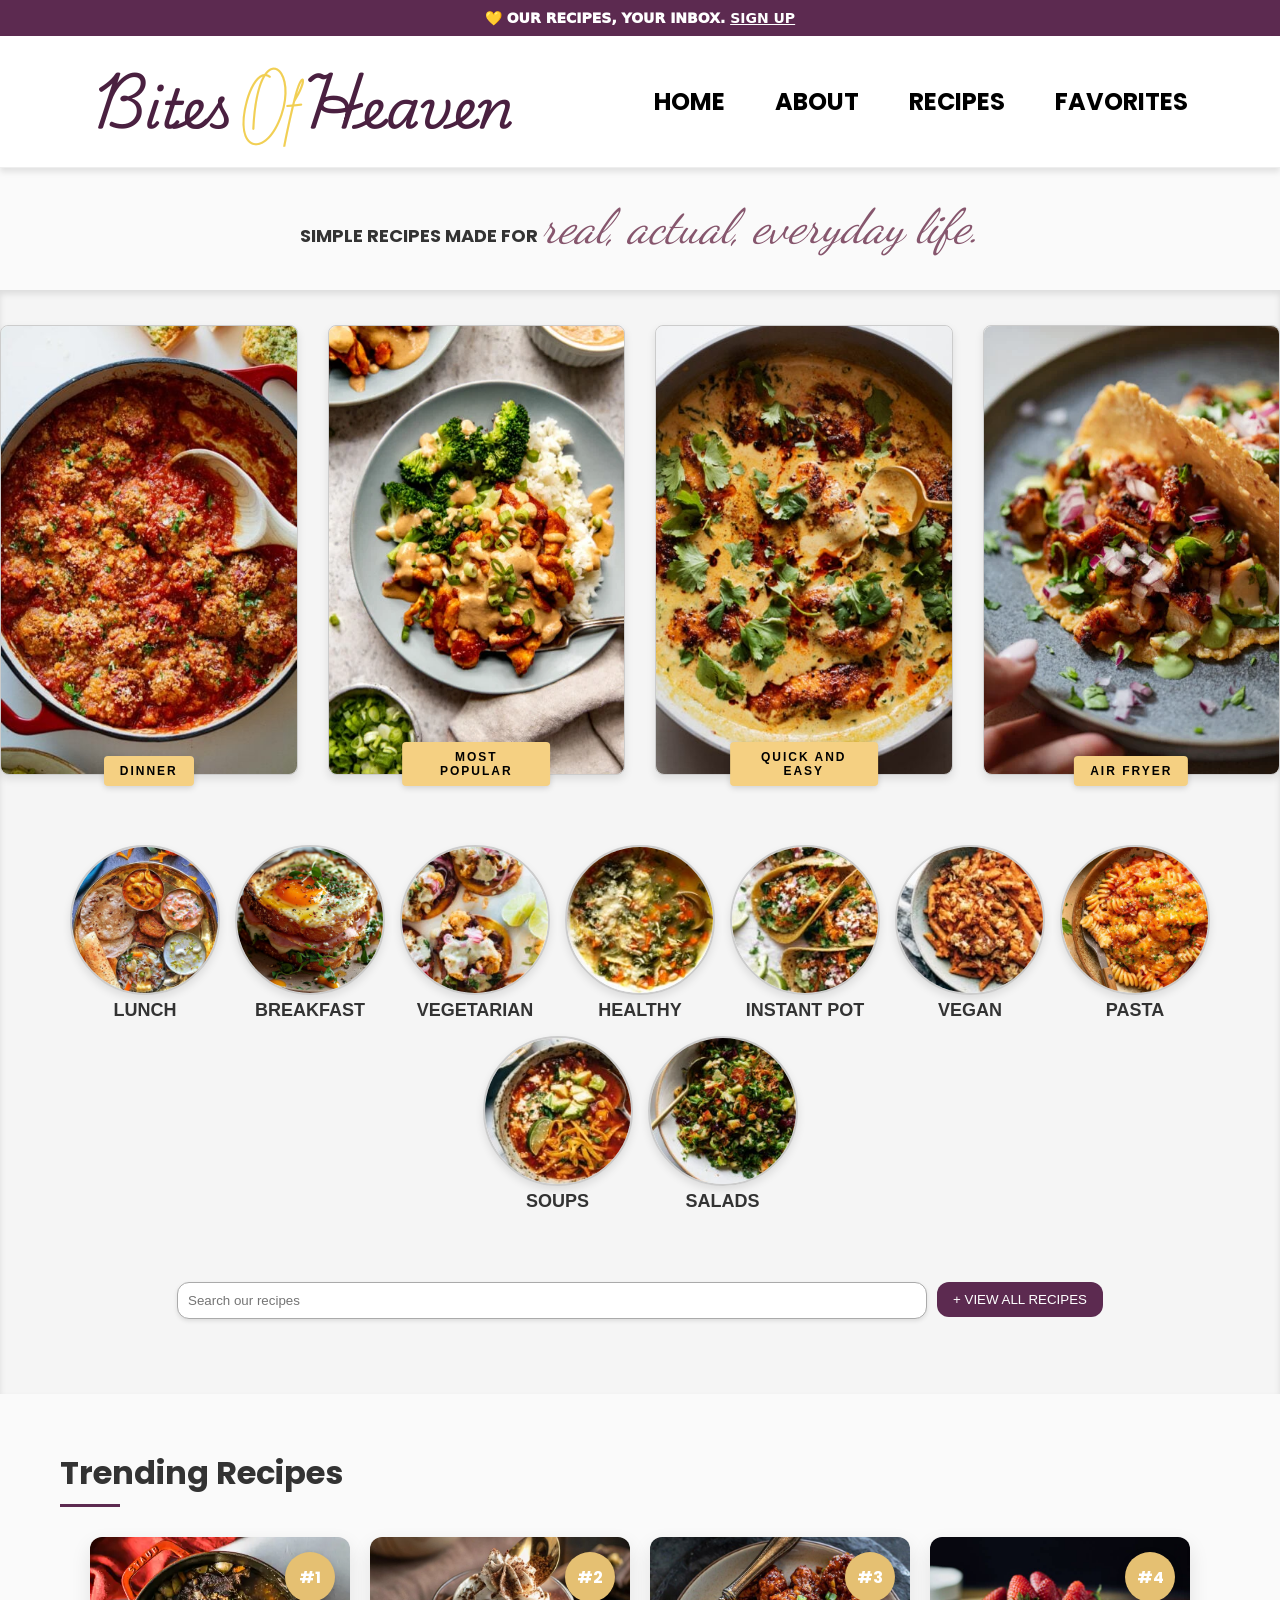
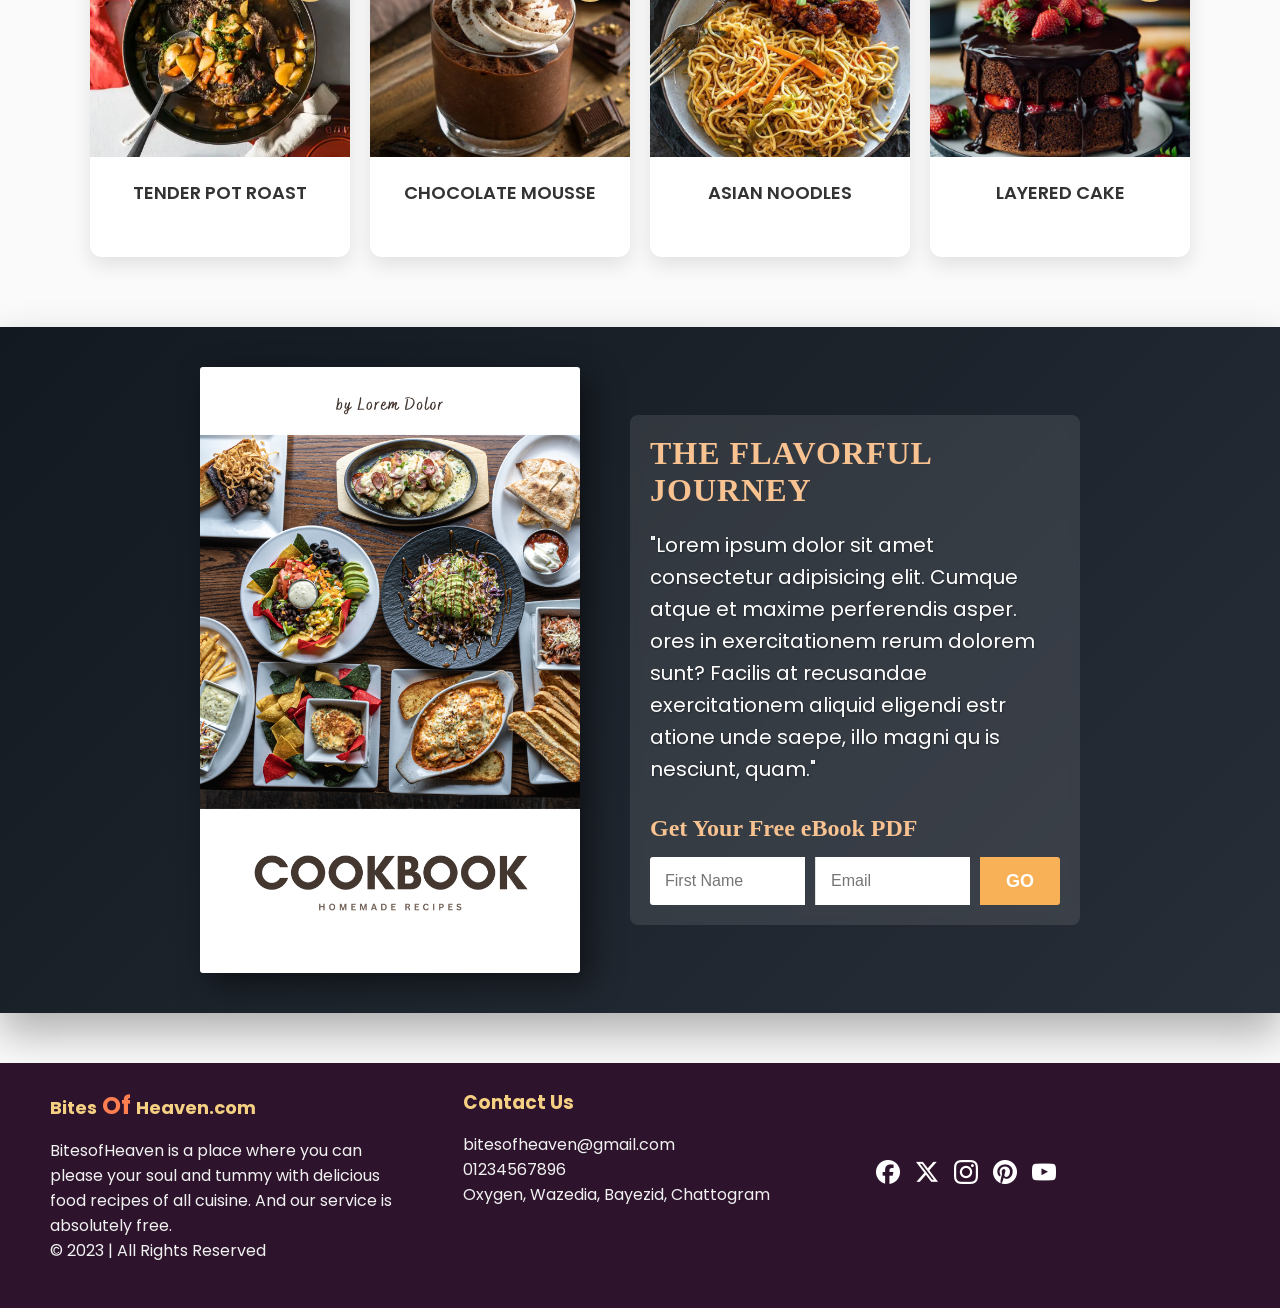
<file: index.html>
<!DOCTYPE html>
<html lang="en">

<head>
    <meta charset="UTF-8">
    <title>Bites of Heaven</title>
    <link rel="icon" href="./Images/icon.png" type="image/png">
    <!-- Google Fonts -->
    <link rel="stylesheet" href="//fonts.googleapis.com/css?family=Dancing+Script">
    <link href="https://fonts.googleapis.com/css2?family=Poppins&display=swap" rel="stylesheet">
    <!-- External CSS -->
    <link rel="stylesheet" href="index.css">
</head>

<body>
    <!-- Header Section -->
    <header>
        <div class="top-bar">
            💛 OUR RECIPES, YOUR INBOX. <a href="#">SIGN UP</a>
        </div>

        <!-- SignUp -->
        <div id="signupModal" class="modal">
            <div class="modal-content">
                <span class="close">&times;</span>
                <div class="decoration"></div>
                <div class="decoration-2"></div>
                <h2>Join Us Today</h2>
                <form id="signupForm">
                    <input type="text" placeholder="Your Name" required>
                    <input type="email" placeholder="Email Address" required>
                    <button type="submit">Sign Up</button>
                </form>
                <div class="success-message" id="successMessage">
                    Thank you for signing up!
                </div>
            </div>
        </div>

        <nav class="navbar">
            <img src="./Images/LOGO.png" alt="logo">
            <ul>
                <li><a href="index.html">HOME</a></li>
                <li><a href="#footer">ABOUT</a></li>
                <li><a href="recipe.html">RECIPES</a></li>
                <li><a href="favourite.html">FAVORITES</a></li>
            </ul>
        </nav>
    </header>

    <!-- Intro Section -->
    <section class="intro">
        <p class="intro1">
            <strong>SIMPLE RECIPES MADE FOR </strong>
            <em>real, actual, everyday life.</em>
        </p>
    </section>

    <!-- Main Content Block -->
    <div class="block">
        <!-- Categories Section -->
        <section class="catagories">
            <!-- Card 1 -->
            <div class="card">
                <img src="./Images/dinner.jpg" alt="Dinner">
                <div class="overlay"></div>
                <button class="label">DINNER</button>
            </div>
            <!-- Card 2 -->
            <div class="card">
                <img src="./Images/mostpopular.webp" alt="Most Popular">
                <div class="overlay"></div>
                <button class="label">MOST POPULAR</button>
            </div>
            <!-- Card 3 -->
            <div class="card">
                <img src="./Images/quickandeasy.jpg" alt="Quick and Easy">
                <div class="overlay"></div>
                <button class="label">QUICK AND EASY</button>
            </div>
            <!-- Card 4 -->
            <div class="card">
                <img src="./Images/airfriyer.webp" alt="Air Fryer">
                <div class="overlay"></div>
                <button class="label">AIR FRYER</button>
            </div>
        </section>

        <!-- Filters Section -->
        <section class="filters">
            <!-- Circle Cards -->
            <div class="circle-card" data-category="lunch">
                <div class="circle">
                    <img src="./Images/./circle/lunch.jpg" alt="Lunch">
                </div>
                <div class="circle-overlay"></div>
                <span>LUNCH</span>
            </div>

            <div class="circle-card" data-category="breakfast">
                <div class="circle">
                    <img src="./Images/./circle/breakfast.jpg" alt="Breakfast">
                </div>
                <div class="circle-overlay"></div>
                <span>BREAKFAST</span>
            </div>
            <div class="circle-card" data-category="vegeterian">
                <div class="circle">
                    <img src="./Images/./circle/vegeterian.webp" alt="Vegetarian">
                </div>
                <div class="circle-overlay"></div>
                <span>VEGETARIAN</span>
            </div>
            <div class="circle-card" data-category="healthy">
                <div class="circle">
                    <img src="./Images/./circle/healthy.jpg" alt="Healthy">
                </div>
                <div class="circle-overlay"></div>
                <span>HEALTHY</span>
            </div>
            <div class="circle-card" data-category="instant-pot">
                <div class="circle">
                    <img src="./Images/./circle/instantpot.jpg" alt="Instant Pot">
                </div>
                <div class="circle-overlay"></div>
                <span>INSTANT POT</span>
            </div>
            <div class="circle-card" data-category="vegan">
                <div class="circle">
                    <img src="./Images/./circle/vegan.jpg" alt="Vegan">
                </div>
                <div class="circle-overlay"></div>
                <span>VEGAN</span>
            </div>
            <div class="circle-card" data-category="pasta">
                <div class="circle">
                    <img src="./Images/./circle/pasta.jpg" alt="Pasta">
                </div>
                <div class="circle-overlay"></div>
                <span>PASTA</span>
            </div>
            <div class="circle-card" data-category="soups">
                <div class="circle">
                    <img src="./Images/./circle/soups.jpg" alt="Soups">
                </div>
                <div class="circle-overlay"></div>
                <span>SOUPS</span>
            </div>
            <div class="circle-card" data-category="salad">
                <div class="circle">
                    <img src="./Images/./circle/salads.webp" alt="salads">
                </div>
                <div class="circle-overlay"></div>
                <span>SALADS</span>
            </div>
        </section>

        <!-- Search Bar -->
        <section class="search-bar">
            <input type="text" id="searchInput" placeholder="Search our recipes">
            <a href="./recipe.html">
                <button>+ VIEW ALL RECIPES</button>
            </a>
        </section>
    </div>

    <!-- trending -->
    <section class="trending">
        <div class="header">
            <h1>Trending Recipes</h1>
        </div>

        <div class="tcard">
            <div class="card2">
                <img src="./Images/trending/tender_pot.webp" alt="Tender Pot Roast">
                <h2>TENDER POT ROAST</h2>
            </div>
            <div class="card2">
                <img src="./Images/trending/choclate moose.jpg" alt="Chocolate Mousse">
                <h2>CHOCOLATE MOUSSE</h2>
            </div>
            <div class="card2">
                <img src="./Images/trending/chinese.jpg" alt="Chinese Noodles">
                <h2>ASIAN NOODLES</h2>
            </div>
            <div class="card2">
                <img src="./Images/trending/cake.jpg" alt="Cake">
                <h2>LAYERED CAKE</h2>
            </div>
        </div>
    </section>

    <section class="book">
        <img src="./Images/BookCover.png" alt="BookCover">
        <div class="aboutbook">
            <p>"Lorem ipsum dolor sit amet consectetur adipisicing elit. Cumque atque et maxime perferendis asper.
                ores in exercitationem rerum dolorem sunt? Facilis at recusandae exercitationem aliquid eligendi estr
                atione unde
                saepe, illo magni qu
                is nesciunt, quam."</p>

            <!-- <p>"Dive into a handpicked collection of mouth-watering recipes designed to bring joy to every plate.
                Whether you're craving something quick, healthy, or indulgent, this digital cookbook is your personal
                gateway to
                flavorful adventures. Crafted with love and seasoned with simplicity, each recipe is a step closer to
                becoming the chef of
                your own story."</p> -->

            <div class="ebook-form">
                <h3>Get Your Free eBook PDF</h3>
                <form>
                    <div class="form-row">
                        <input type="text" placeholder="First Name">
                        <input type="email" placeholder="Email">
                        <button type="submit">GO</button>
                    </div>
                </form>
            </div>
        </div>
    </section>

    <!-- footer -->
    <footer id="footer" class="footer">
        <!-- Brand Section -->
        <div class="footer-section brand-section">
            <h2>
                <span class="brand">Bites</span>
                <span class="highlight">Of</span>
                <span class="brand">Heaven.com</span>
            </h2>
            <p>BitesofHeaven is a place where you can please your soul and tummy with delicious food recipes of all
                cuisine. And our service is absolutely free.</p>
            <p>© 2023 | All Rights Reserved</p>
        </div>

        <!-- Contact Section -->
        <div class="footer-section contact-section">
            <h3>Contact Us</h3>
            <p>bitesofheaven@gmail.com</p>
            <p>01234567896</p>
            <p>Oxygen, Wazedia, Bayezid, Chattogram</p>
        </div>

        <!-- Social Media Links -->
        <div class="footer-section social-section">
            <a href="https://facebook.com" target="_blank" rel="noopener noreferrer">
                <img src="./Images/Facebook_Vector.png" alt="Facebook" class="social-icon facebook-icon">
            </a>
            <a href="https://twitter.com" target="_blank" rel="noopener noreferrer">
                <img src="./Images/Twitter_vector.png" alt="Twitter" class="social-icon twitter-icon">
            </a>
            <a href="https://instagram.com" target="_blank" rel="noopener noreferrer">
                <img src="./Images/Insta_vector.png" alt="Instagram" class="social-icon instagram-icon">
            </a>
            <a href="https://pinterest.com" target="_blank" rel="noopener noreferrer">
                <img src="./Images/pin_vector.png" alt="Pinterest" class="social-icon pinterest-icon">
            </a>
            <a href="https://youtube.com" target="_blank" rel="noopener noreferrer">
                <img src="./Images/Youtube_vector.png" alt="YouTube" class="social-icon youtube-icon">
            </a>
        </div>
    </footer>
</body>

<script src="index.js"></script>

</html>
</file>
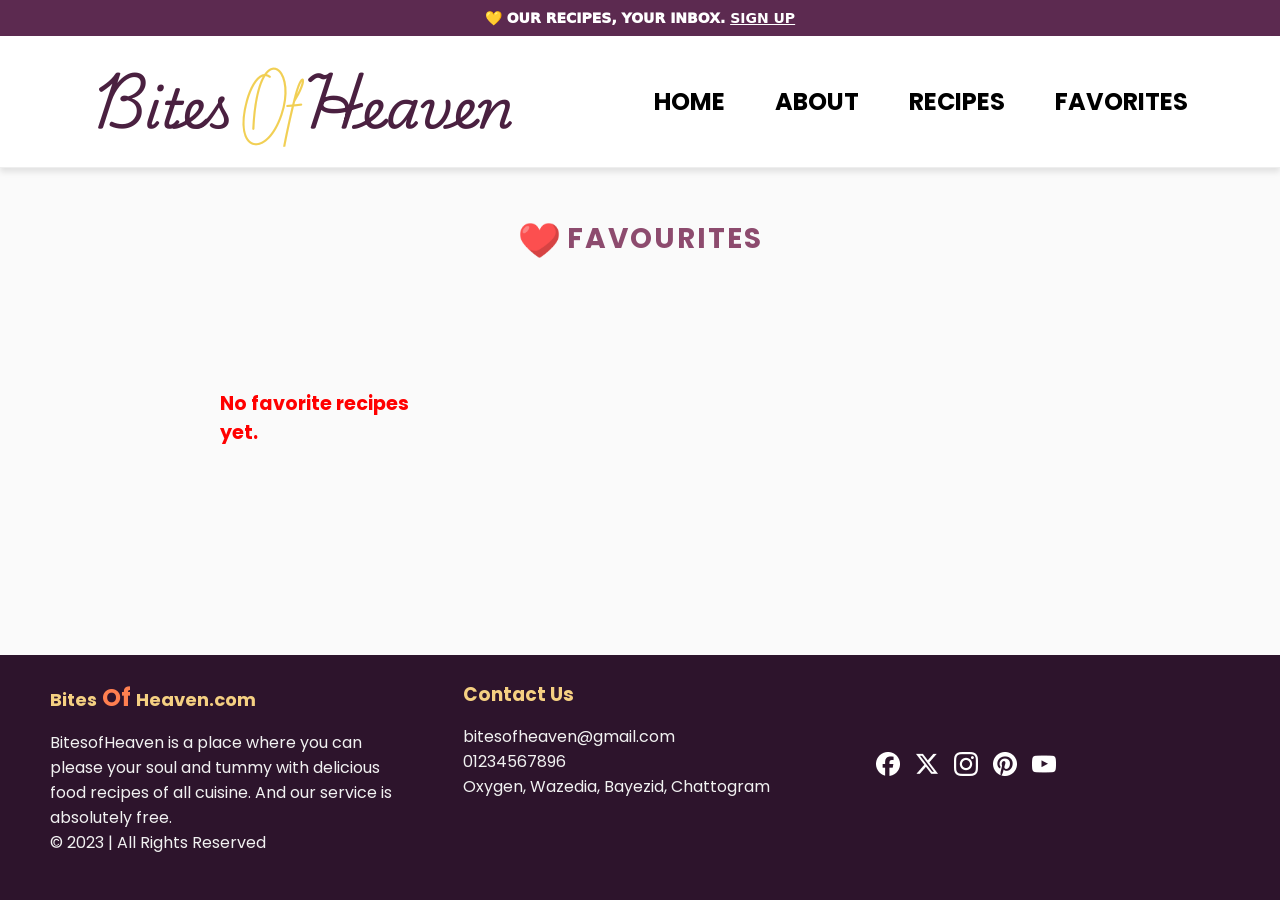
<file: favourite.html>
<!DOCTYPE html>
<html lang="en">

<head>
    <meta charset="UTF-8">
    <title>Favourite</title>
    <link rel="icon" href="./Images/icon.png" type="image/png">
    <!-- Google Fonts -->
    <link rel="stylesheet" href="//fonts.googleapis.com/css?family=Dancing+Script">
    <link href="https://fonts.googleapis.com/css2?family=Poppins&display=swap" rel="stylesheet">
    <!-- External CSS -->
    <link rel="stylesheet" href="favourite.css">
</head>

<body>
    <!-- Header Section -->
    <header>
        <div class="top-bar">
            💛 OUR RECIPES, YOUR INBOX. <a href="#">SIGN UP</a>
        </div>
        <nav class="navbar">
            <img src="./Images/LOGO.png" alt="logo">
            <ul>
                <li><a href="index.html">HOME</a></li>
                <li><a href="#footer">ABOUT</a></li>
                <li><a href="recipe.html">RECIPES</a></li>
                <li><a href="favourite.html">FAVORITES</a></li>
            </ul>
        </nav>
    </header>

    <section class="recipe-section">
        <div class="recipe-header">
            <div class="recipe-icon">
                <img src="./Images/heavyHeart.png" alt="Recipe Icon">
            </div>
            <h2 class="recipe-heading">Favourites </h2>
        </div>
    </section>

    <!-- <div class="filter-container">
        <select id="category-dropdown">
            <option value="all">All</option>
            <option value="salad">Salad</option>
            <option value="pasta">Pasta</option>
            <option value="chicken">Chicken</option>
        </select>
    </div> -->

    <!-- Example for your favorites page -->
    <div class="recipe-grid"></div>


    <div class="pagination"></div> <!-- Container for pagination controls -->


    <!-- Footer -->
    <footer id="footer" class="footer">
        <div class="footer-section brand-section">
            <h2>
                <span class="brand">Bites</span>
                <span class="highlight">Of</span>
                <span class="brand">Heaven.com</span>
            </h2>
            <p>BitesofHeaven is a place where you can please your soul and tummy with delicious food recipes of all
                cuisine. And our service is absolutely free.</p>
            <p>© 2023 | All Rights Reserved</p>
        </div>

        <div class="footer-section contact-section">
            <h3>Contact Us</h3>
            <p>bitesofheaven@gmail.com</p>
            <p>01234567896</p>
            <p>Oxygen, Wazedia, Bayezid, Chattogram</p>
        </div>

        <div class="footer-section social-section">
            <a href="https://facebook.com" target="_blank" rel="noopener noreferrer">
                <img src="./Images/Facebook_Vector.png" alt="Facebook" class="social-icon facebook-icon">
            </a>
            <a href="https://twitter.com" target="_blank" rel="noopener noreferrer">
                <img src="./Images/Twitter_vector.png" alt="Twitter" class="social-icon twitter-icon">
            </a>
            <a href="https://instagram.com" target="_blank" rel="noopener noreferrer">
                <img src="./Images/Insta_vector.png" alt="Instagram" class="social-icon instagram-icon">
            </a>
            <a href="https://pinterest.com" target="_blank" rel="noopener noreferrer">
                <img src="./Images/pin_vector.png" alt="Pinterest" class="social-icon pinterest-icon">
            </a>
            <a href="https://youtube.com" target="_blank" rel="noopener noreferrer">
                <img src="./Images/Youtube_vector.png" alt="YouTube" class="social-icon youtube-icon">
            </a>
        </div>
    </footer>

    <!-- Link to JavaScript -->
    <script type="module" src="./favourite.js"></script>
</body>

</html>
</file>
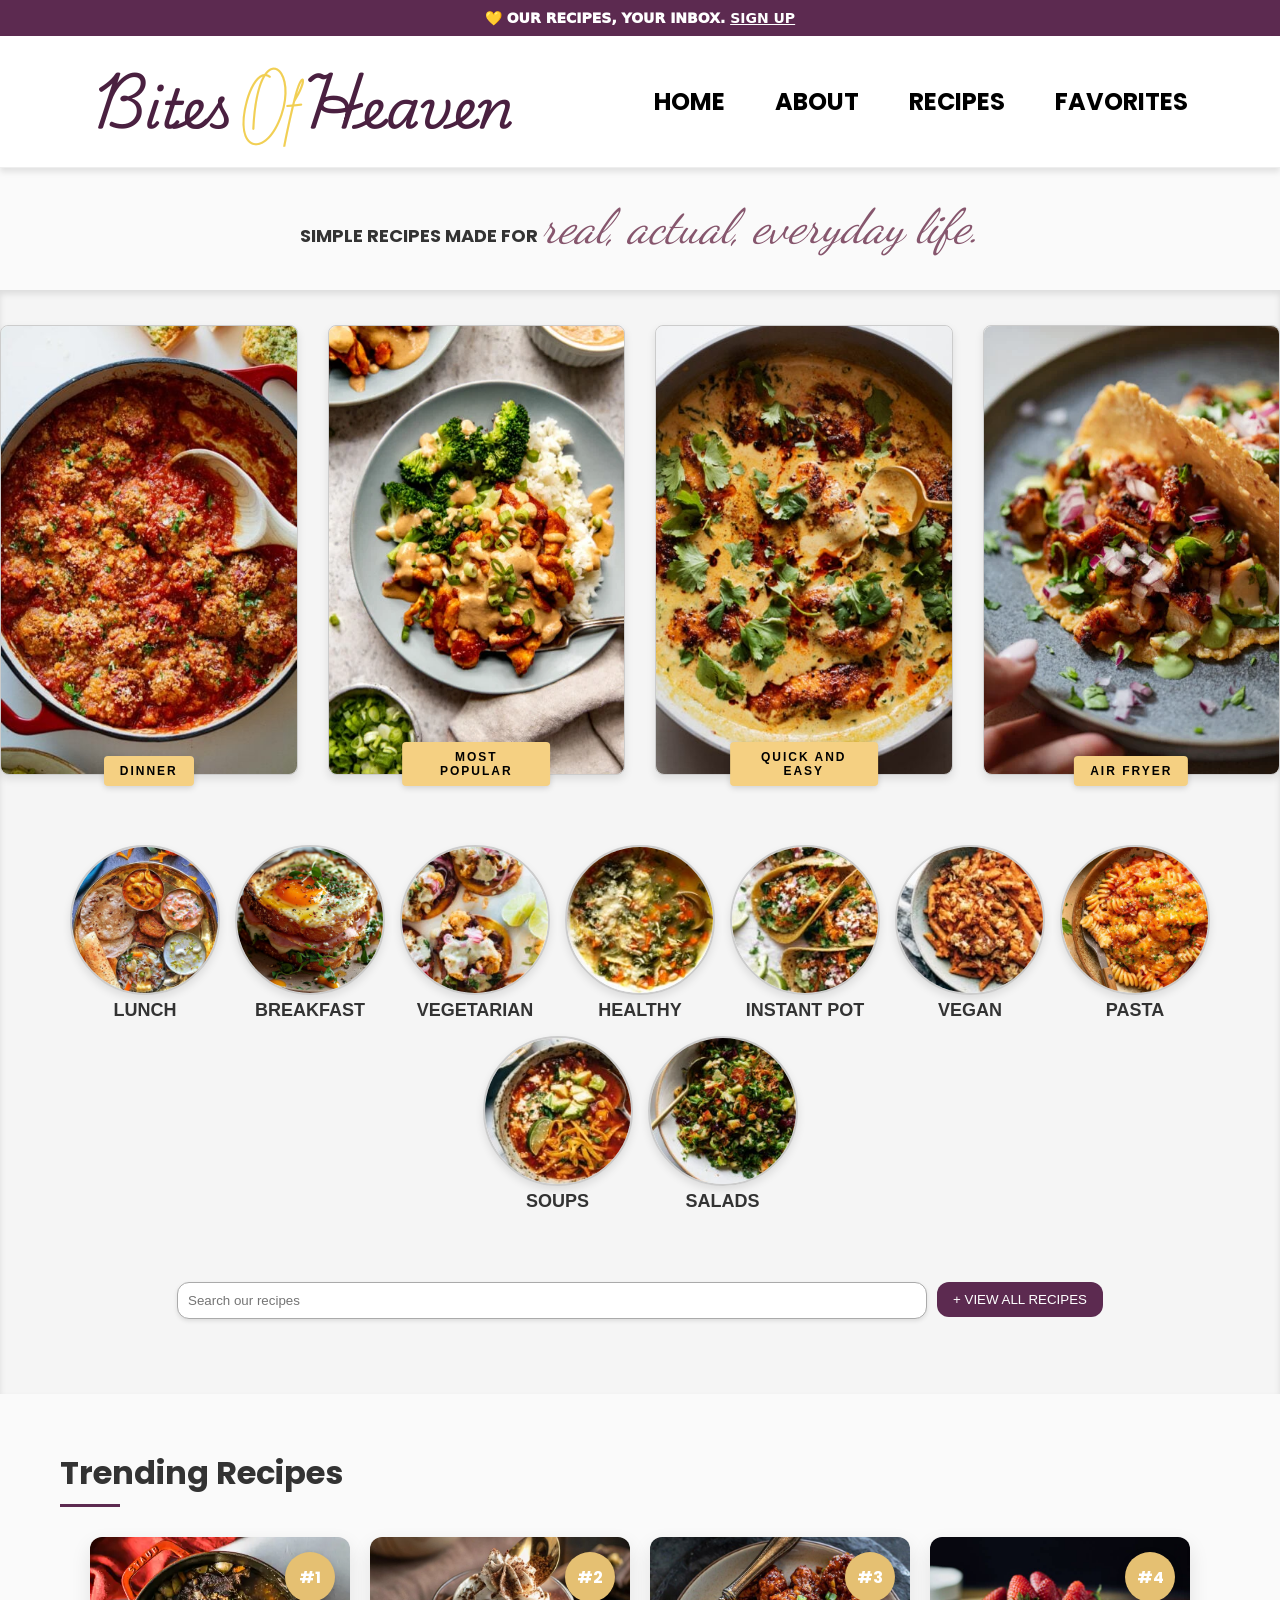
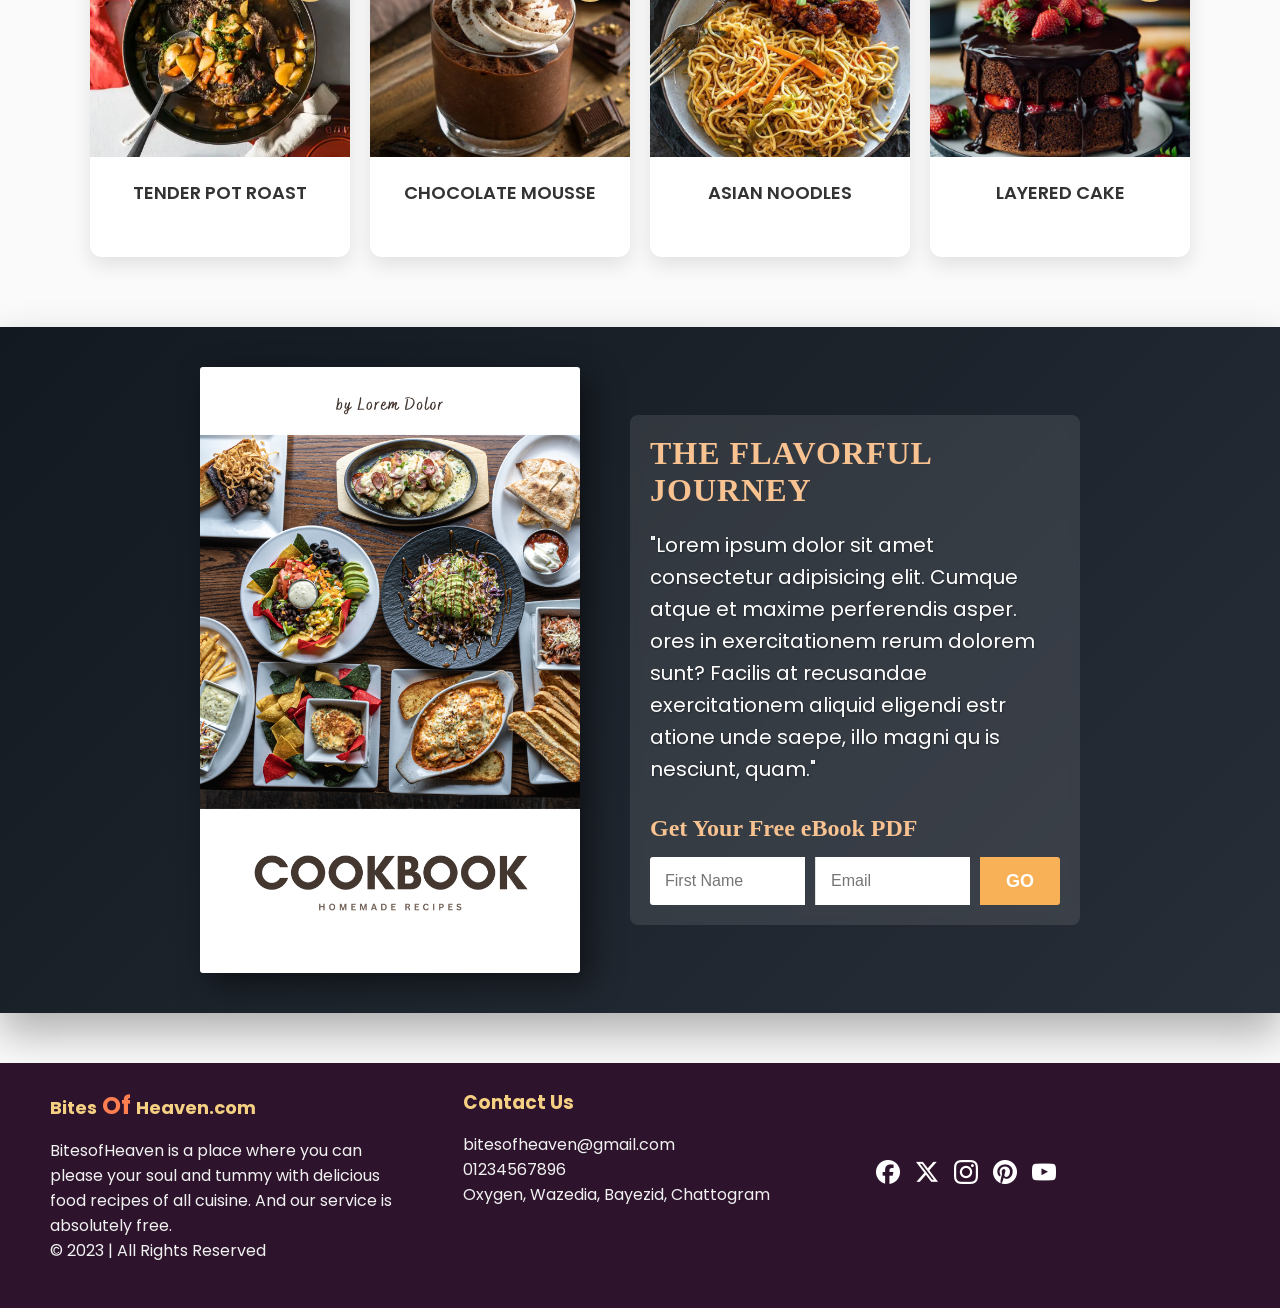
<file: home.html>
<!DOCTYPE html>
<html lang="en">

<head>
    <meta charset="UTF-8">
    <title>Bites of Heaven</title>
    <link rel="icon" href="./Images/icon.png" type="image/png">
    <!-- Google Fonts -->
    <link rel="stylesheet" href="//fonts.googleapis.com/css?family=Dancing+Script">
    <link href="https://fonts.googleapis.com/css2?family=Poppins&display=swap" rel="stylesheet">
    <!-- External CSS -->
    <link rel="stylesheet" href="home.css">
</head>

<body>
    <!-- Header Section -->
    <header>
        <div class="top-bar">
            💛 OUR RECIPES, YOUR INBOX. <a href="#">SIGN UP</a>
        </div>

        <!-- SignUp -->
        <div id="signupModal" class="modal">
            <div class="modal-content">
                <span class="close">&times;</span>
                <div class="decoration"></div>
                <div class="decoration-2"></div>
                <h2>Join Us Today</h2>
                <form id="signupForm">
                    <input type="text" placeholder="Your Name" required>
                    <input type="email" placeholder="Email Address" required>
                    <button type="submit">Sign Up</button>
                </form>
                <div class="success-message" id="successMessage">
                    Thank you for signing up!
                </div>
            </div>
        </div>

        <nav class="navbar">
            <img src="./Images/LOGO.png" alt="logo">
            <ul>
                <li><a href="home.html">HOME</a></li>
                <li><a href="#footer">ABOUT</a></li>
                <li><a href="recipe.html">RECIPES</a></li>
                <li><a href="favourite.html">FAVORITES</a></li>
            </ul>
        </nav>
    </header>

    <!-- Intro Section -->
    <section class="intro">
        <p class="intro1">
            <strong>SIMPLE RECIPES MADE FOR </strong>
            <em>real, actual, everyday life.</em>
        </p>
    </section>

    <!-- Main Content Block -->
    <div class="block">
        <!-- Categories Section -->
        <section class="catagories">
            <!-- Card 1 -->
            <div class="card">
                <img src="./Images/dinner.jpg" alt="Dinner">
                <div class="overlay"></div>
                <button class="label">DINNER</button>
            </div>
            <!-- Card 2 -->
            <div class="card">
                <img src="./Images/mostpopular.webp" alt="Most Popular">
                <div class="overlay"></div>
                <button class="label">MOST POPULAR</button>
            </div>
            <!-- Card 3 -->
            <div class="card">
                <img src="./Images/quickandeasy.jpg" alt="Quick and Easy">
                <div class="overlay"></div>
                <button class="label">QUICK AND EASY</button>
            </div>
            <!-- Card 4 -->
            <div class="card">
                <img src="./Images/airfriyer.webp" alt="Air Fryer">
                <div class="overlay"></div>
                <button class="label">AIR FRYER</button>
            </div>
        </section>

        <!-- Filters Section -->
        <section class="filters">
            <!-- Circle Cards -->
            <div class="circle-card" data-category="lunch">
                <div class="circle">
                    <img src="./Images/./circle/lunch.jpg" alt="Lunch">
                </div>
                <div class="circle-overlay"></div>
                <span>LUNCH</span>
            </div>

            <div class="circle-card" data-category="breakfast">
                <div class="circle">
                    <img src="./Images/./circle/breakfast.jpg" alt="Breakfast">
                </div>
                <div class="circle-overlay"></div>
                <span>BREAKFAST</span>
            </div>
            <div class="circle-card" data-category="vegeterian">
                <div class="circle">
                    <img src="./Images/./circle/vegeterian.webp" alt="Vegetarian">
                </div>
                <div class="circle-overlay"></div>
                <span>VEGETARIAN</span>
            </div>
            <div class="circle-card" data-category="healthy">
                <div class="circle">
                    <img src="./Images/./circle/healthy.jpg" alt="Healthy">
                </div>
                <div class="circle-overlay"></div>
                <span>HEALTHY</span>
            </div>
            <div class="circle-card" data-category="instant-pot">
                <div class="circle">
                    <img src="./Images/./circle/instantpot.jpg" alt="Instant Pot">
                </div>
                <div class="circle-overlay"></div>
                <span>INSTANT POT</span>
            </div>
            <div class="circle-card" data-category="vegan">
                <div class="circle">
                    <img src="./Images/./circle/vegan.jpg" alt="Vegan">
                </div>
                <div class="circle-overlay"></div>
                <span>VEGAN</span>
            </div>
            <div class="circle-card" data-category="pasta">
                <div class="circle">
                    <img src="./Images/./circle/pasta.jpg" alt="Pasta">
                </div>
                <div class="circle-overlay"></div>
                <span>PASTA</span>
            </div>
            <div class="circle-card" data-category="soups">
                <div class="circle">
                    <img src="./Images/./circle/soups.jpg" alt="Soups">
                </div>
                <div class="circle-overlay"></div>
                <span>SOUPS</span>
            </div>
            <div class="circle-card" data-category="salad">
                <div class="circle">
                    <img src="./Images/./circle/salads.webp" alt="salads">
                </div>
                <div class="circle-overlay"></div>
                <span>SALADS</span>
            </div>
        </section>

        <!-- Search Bar -->
        <section class="search-bar">
            <input type="text" id="searchInput" placeholder="Search our recipes">
            <a href="./recipe.html">
                <button>+ VIEW ALL RECIPES</button>
            </a>
        </section>
    </div>

    <!-- trending -->
    <section class="trending">
        <div class="header">
            <h1>Trending Recipes</h1>
        </div>

        <div class="tcard">
            <div class="card2">
                <img src="./Images/trending/tender_pot.webp" alt="Tender Pot Roast">
                <h2>TENDER POT ROAST</h2>
            </div>
            <div class="card2">
                <img src="./Images/trending/choclate moose.jpg" alt="Chocolate Mousse">
                <h2>CHOCOLATE MOUSSE</h2>
            </div>
            <div class="card2">
                <img src="./Images/trending/chinese.jpg" alt="Chinese Noodles">
                <h2>ASIAN NOODLES</h2>
            </div>
            <div class="card2">
                <img src="./Images/trending/cake.jpg" alt="Cake">
                <h2>LAYERED CAKE</h2>
            </div>
        </div>
    </section>

    <section class="book">
        <img src="./Images/BookCover.png" alt="BookCover">
        <div class="aboutbook">
            <p>"Lorem ipsum dolor sit amet consectetur adipisicing elit. Cumque atque et maxime perferendis asper.
                ores in exercitationem rerum dolorem sunt? Facilis at recusandae exercitationem aliquid eligendi estr
                atione unde
                saepe, illo magni qu
                is nesciunt, quam."</p>

            <!-- <p>"Dive into a handpicked collection of mouth-watering recipes designed to bring joy to every plate.
                Whether you're craving something quick, healthy, or indulgent, this digital cookbook is your personal
                gateway to
                flavorful adventures. Crafted with love and seasoned with simplicity, each recipe is a step closer to
                becoming the chef of
                your own story."</p> -->

            <div class="ebook-form">
                <h3>Get Your Free eBook PDF</h3>
                <form>
                    <div class="form-row">
                        <input type="text" placeholder="First Name">
                        <input type="email" placeholder="Email">
                        <button type="submit">GO</button>
                    </div>
                </form>
            </div>
        </div>
    </section>

    <!-- footer -->
    <footer id="footer" class="footer">
        <!-- Brand Section -->
        <div class="footer-section brand-section">
            <h2>
                <span class="brand">Bites</span>
                <span class="highlight">Of</span>
                <span class="brand">Heaven.com</span>
            </h2>
            <p>BitesofHeaven is a place where you can please your soul and tummy with delicious food recipes of all
                cuisine. And our service is absolutely free.</p>
            <p>© 2023 | All Rights Reserved</p>
        </div>

        <!-- Contact Section -->
        <div class="footer-section contact-section">
            <h3>Contact Us</h3>
            <p>bitesofheaven@gmail.com</p>
            <p>01234567896</p>
            <p>Oxygen, Wazedia, Bayezid, Chattogram</p>
        </div>

        <!-- Social Media Links -->
        <div class="footer-section social-section">
            <a href="https://facebook.com" target="_blank" rel="noopener noreferrer">
                <img src="./Images/Facebook_Vector.png" alt="Facebook" class="social-icon facebook-icon">
            </a>
            <a href="https://twitter.com" target="_blank" rel="noopener noreferrer">
                <img src="./Images/Twitter_vector.png" alt="Twitter" class="social-icon twitter-icon">
            </a>
            <a href="https://instagram.com" target="_blank" rel="noopener noreferrer">
                <img src="./Images/Insta_vector.png" alt="Instagram" class="social-icon instagram-icon">
            </a>
            <a href="https://pinterest.com" target="_blank" rel="noopener noreferrer">
                <img src="./Images/pin_vector.png" alt="Pinterest" class="social-icon pinterest-icon">
            </a>
            <a href="https://youtube.com" target="_blank" rel="noopener noreferrer">
                <img src="./Images/Youtube_vector.png" alt="YouTube" class="social-icon youtube-icon">
            </a>
        </div>
    </footer>
</body>

<script src="home.js"></script>

</html>
</file>
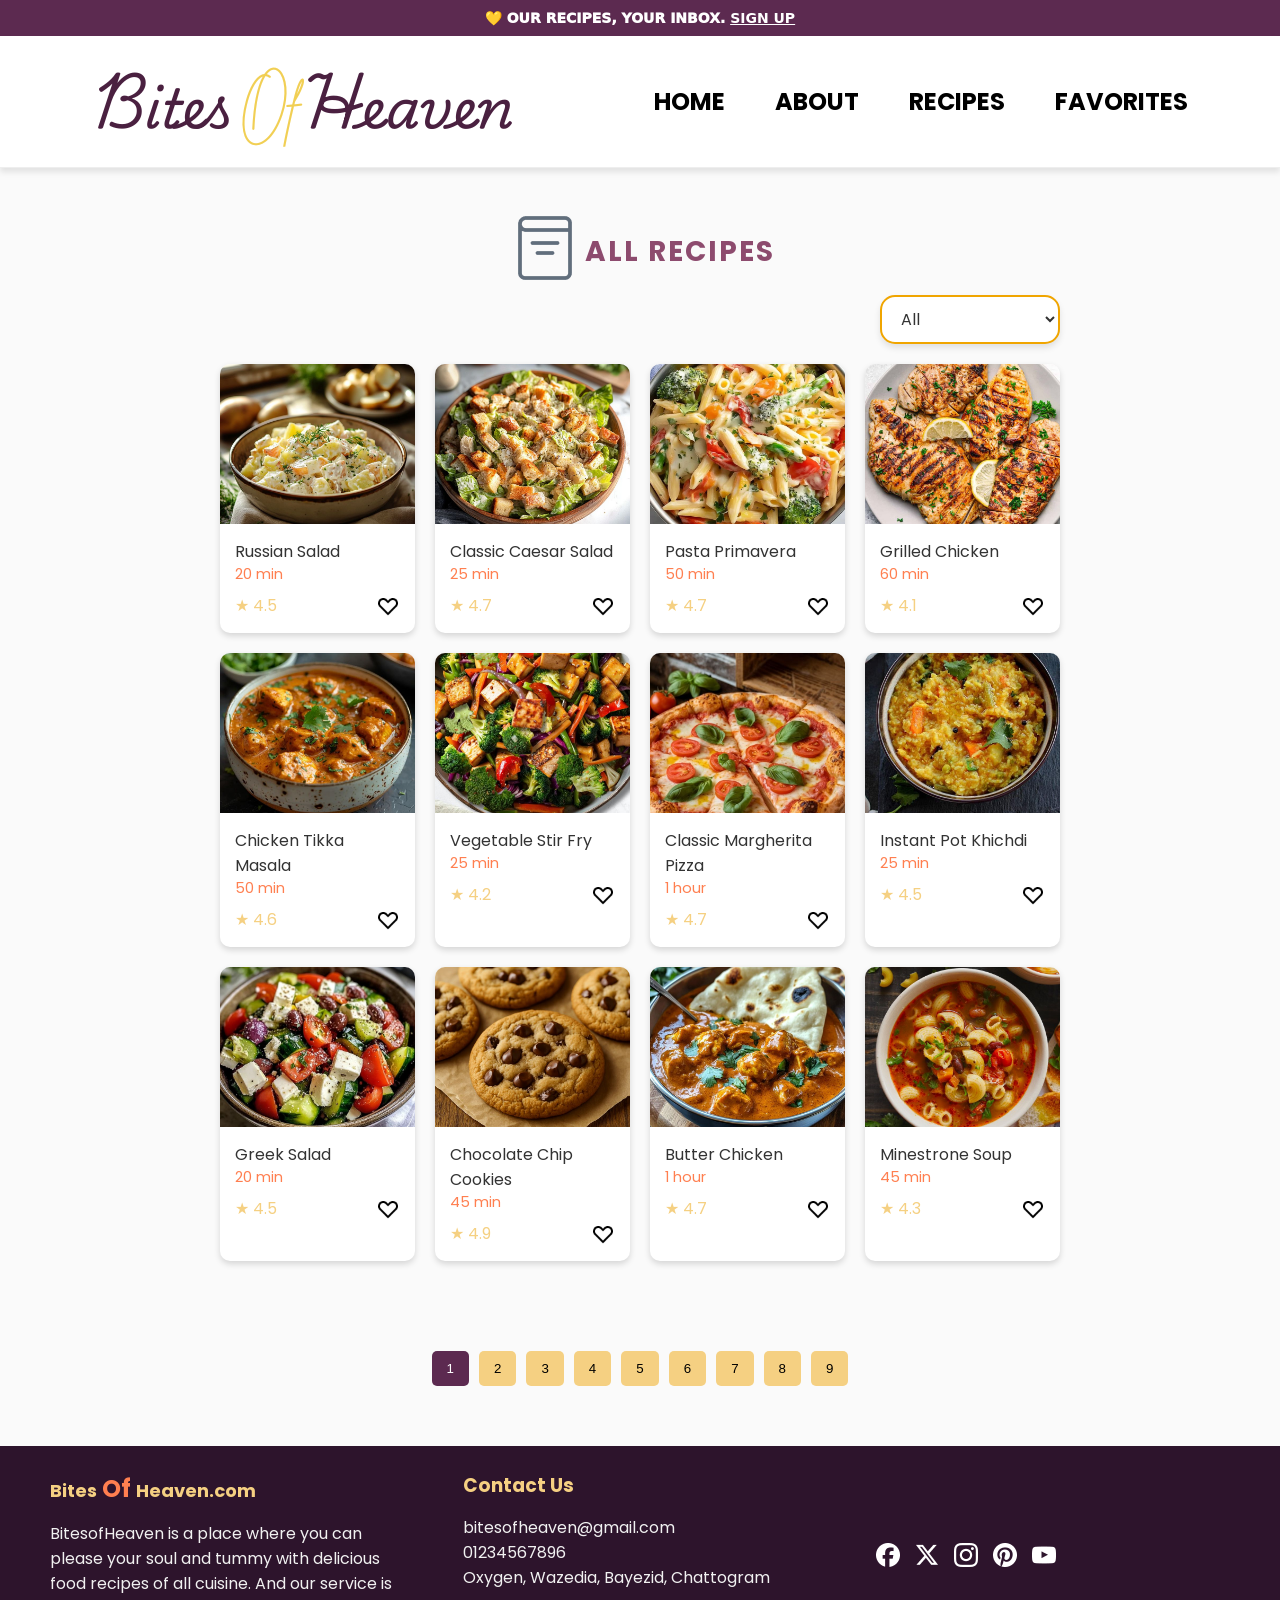
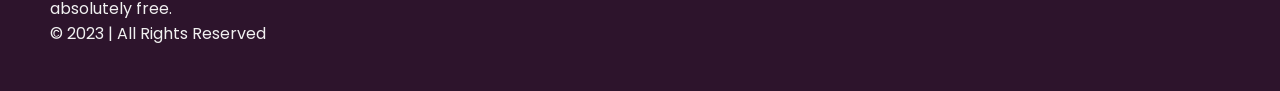
<file: recipe-detail.html>
<!DOCTYPE html>
<html lang="en">

<head>
    <meta charset="UTF-8">
    <title>Recipe Details - Bites of Heaven</title>
    <link rel="icon" href="./Images/icon.png" type="image/png">
    <link rel="stylesheet" href="//fonts.googleapis.com/css?family=Dancing+Script">
    <link href="https://fonts.googleapis.com/css2?family=Poppins&display=swap" rel="stylesheet">
    <link rel="stylesheet" href="recipe.css">
    <link rel="stylesheet" href="recipe-detail.css">
    <script type="module" src="recipe-detail.js"></script>
</head>

<body>
    <!-- Header Section -->
    <header>
        <div class="top-bar">
            💛 OUR RECIPES, YOUR INBOX. <a href="#">SIGN UP</a>
        </div>
        <nav class="navbar">
            <img src="./Images/LOGO.png" alt="logo">
            <ul>
                <li><a href="index.html">HOME</a></li>
                <li><a href="#footer">ABOUT</a></li>
                <li><a href="recipe.html">RECIPES</a></li>
                <li><a href="favourite.html">FAVORITES</a></li>
            </ul>
        </nav>
    </header>


    <div class="recipe-detail-container">
        <div class="recipe-detail-header">
            <a href="recipe.html" class="back-button">
                <svg xmlns="http://www.w3.org/2000/svg" width="24" height="24" viewBox="0 0 24 24" fill="none"
                    stroke="currentColor" stroke-width="2" stroke-linecap="round" stroke-linejoin="round">
                    <polyline points="15 18 9 12 15 6"></polyline>
                </svg>
            </a>
        </div>

        <div class="recipe-main">
            <h1 id="recipe-title">Recipe Title</h1>
            <div class="recipe-meta">
                <span id="recipe-time">30 mins</span>
                <span id="recipe-rating">4.5</span>
                <span id="recipe-category">Breakfast</span>
            </div>
            <img id="recipe-image" src="" alt="Recipe Image">
            <p id="recipe-desc">Description of the recipe will appear here.</p>

            <h2>Ingredients</h2>
            <ul id="ingredients-list"></ul>

            <h2>Instructions</h2>
            <ol id="instructions-list"></ol>

            <h2>Tips</h2>
            <ul id="tips-list"></ul>
        </div>
    </div>

    <!-- footer -->
    <footer id="footer" class="footer">
        <!-- Brand Section -->
        <div class="footer-section brand-section">
            <h2>
                <span class="brand">Bites</span>
                <span class="highlight">Of</span>
                <span class="brand">Heaven.com</span>
            </h2>
            <p>BitesofHeaven is a place where you can please your soul and tummy with delicious food recipes of all
                cuisine. And our service is absolutely free.</p>
            <p>© 2023 | All Rights Reserved</p>
        </div>

        <!-- Contact Section -->
        <div class="footer-section contact-section">
            <h3>Contact Us</h3>
            <p>bitesofheaven@gmail.com</p>
            <p>01234567896</p>
            <p>Oxygen, Wazedia, Bayezid, Chattogram</p>
        </div>

        <!-- Social Media Links -->
        <div class="footer-section social-section">
            <a href="https://facebook.com" target="_blank" rel="noopener noreferrer">
                <img src="./Images/Facebook_Vector.png" alt="Facebook" class="social-icon facebook-icon">
            </a>
            <a href="https://twitter.com" target="_blank" rel="noopener noreferrer">
                <img src="./Images/Twitter_vector.png" alt="Twitter" class="social-icon twitter-icon">
            </a>
            <a href="https://instagram.com" target="_blank" rel="noopener noreferrer">
                <img src="./Images/Insta_vector.png" alt="Instagram" class="social-icon instagram-icon">
            </a>
            <a href="https://pinterest.com" target="_blank" rel="noopener noreferrer">
                <img src="./Images/pin_vector.png" alt="Pinterest" class="social-icon pinterest-icon">
            </a>
            <a href="https://youtube.com" target="_blank" rel="noopener noreferrer">
                <img src="./Images/Youtube_vector.png" alt="YouTube" class="social-icon youtube-icon">
            </a>
        </div>
    </footer>
</body>

</html>
</file>
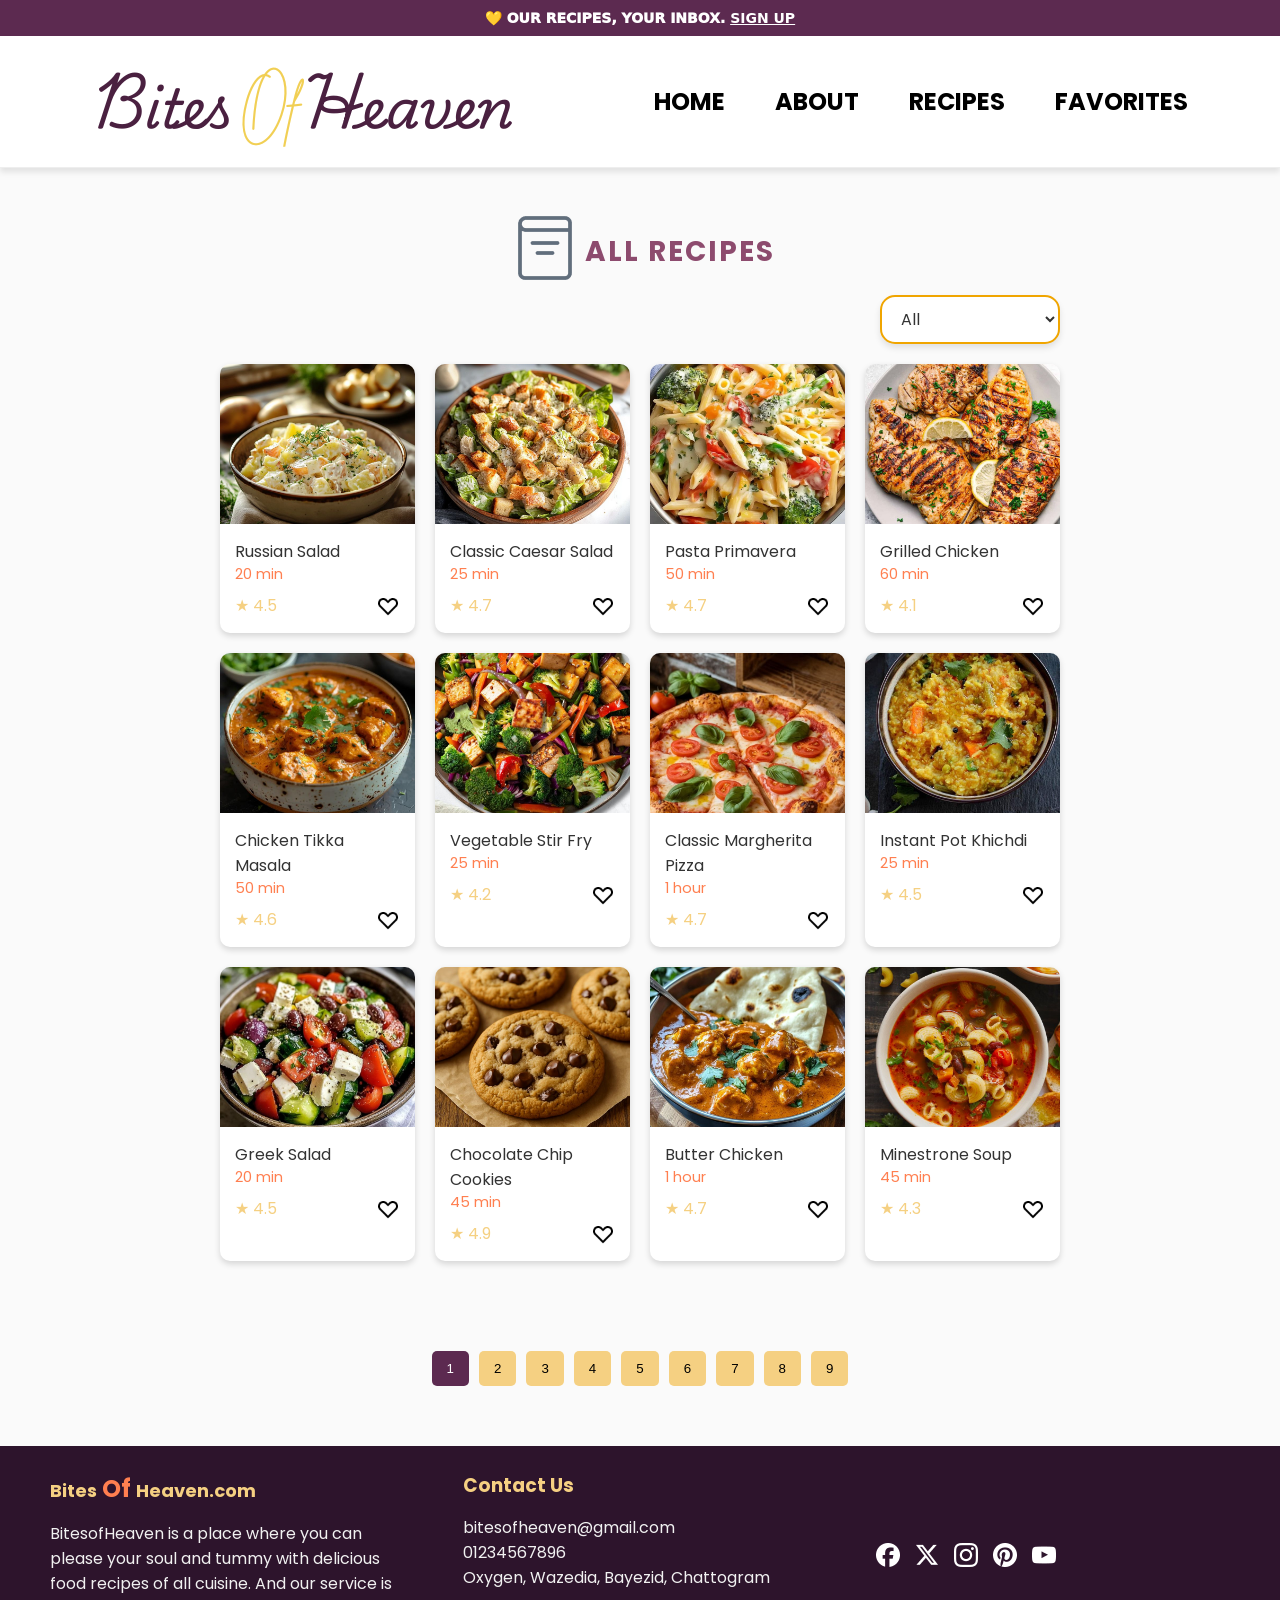
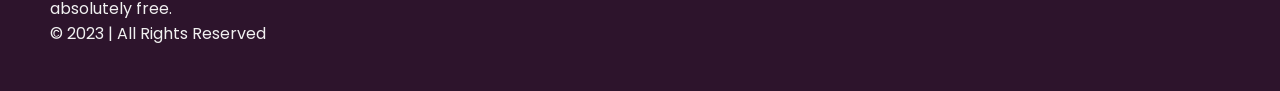
<file: recipe.html>
<!DOCTYPE html>
<html lang="en">

<head>
    <meta charset="UTF-8">
    <title>Recipes</title>
    <link rel="icon" href="./Images/icon.png" type="image/png">
    <!-- Google Fonts -->
    <link rel="stylesheet" href="//fonts.googleapis.com/css?family=Dancing+Script">
    <link href="https://fonts.googleapis.com/css2?family=Poppins&display=swap" rel="stylesheet">
    <!-- External CSS -->
    <link rel="stylesheet" href="recipe.css">
</head>

<body>
    <!-- Header Section -->
    <header>
        <div class="top-bar">
            💛 OUR RECIPES, YOUR INBOX. <a href="#">SIGN UP</a>
        </div>
        <nav class="navbar">
            <img src="./Images/LOGO.png" alt="logo">
            <ul>
                <li><a href="index.html">HOME</a></li>
                <li><a href="#footer">ABOUT</a></li>
                <li><a href="recipe.html">RECIPES</a></li>
                <li><a href="favourite.html">FAVORITES</a></li>
            </ul>
        </nav>
    </header>

    <section class="recipe-section">
        <div class="recipe-header">
            <div class="recipe-icon">
                <img src="./Images/Book Up.png" alt="Recipe Icon">
            </div>
            <h2 class="recipe-heading">All Recipes</h2>
        </div>
    </section>

    <div class="filter-container">
        <select id="category-dropdown">
            <option value="all">All</option>
            <option value="salad">Salad</option>
            <option value="pasta">Pasta</option>
            <option value="lunch">Lunch</option>
            <option value="breakfast">Breakfast</option>
            <option value="vegeterian">Vegeterian</option>
            <option value="healthy">Healthy</option>
            <option value="instant-pot">Instant-pot</option>
            <option value="vegan">Vegan</option>
            <option value="soups">Soups</option>
        </select>
    </div>

    <!-- Recipe Grid -->
    <div class="recipe-grid">
        <!-- Recipes will be dynamically inserted here -->
    </div>
    <div class="pagination"></div> <!-- Container for pagination controls -->

    <!-- Recipe detail section -->
    <div id="recipeDetail" style="display: none;">
        <h2 id="detailTitle"></h2>
        <img id="detailImage" />
        <p id="detailTime"></p>
        <p id="detailRating"></p>
        <p id="detailCategory"></p>
        <p id="detailDescription"></p>
        <ul id="ingredientsList"></ul>
        <ul id="instructionsList"></ul>
        <ul id="tipsList"></ul>
        <button id="backButton">Back</button>
        <button id="printButton">Print</button>
    </div>

    <!-- Recipe list view -->
    <div id="recipeList" style="display: grid;"></div>


    <!-- Footer -->
    <footer id="footer" class="footer">
        <div class="footer-section brand-section">
            <h2>
                <span class="brand">Bites</span>
                <span class="highlight">Of</span>
                <span class="brand">Heaven.com</span>
            </h2>
            <p>BitesofHeaven is a place where you can please your soul and tummy with delicious food recipes of all
                cuisine. And our service is absolutely free.</p>
            <p>© 2023 | All Rights Reserved</p>
        </div>

        <div class="footer-section contact-section">
            <h3>Contact Us</h3>
            <p>bitesofheaven@gmail.com</p>
            <p>01234567896</p>
            <p>Oxygen, Wazedia, Bayezid, Chattogram</p>
        </div>

        <div class="footer-section social-section">
            <a href="https://facebook.com" target="_blank" rel="noopener noreferrer">
                <img src="./Images/Facebook_Vector.png" alt="Facebook" class="social-icon facebook-icon">
            </a>
            <a href="https://twitter.com" target="_blank" rel="noopener noreferrer">
                <img src="./Images/Twitter_vector.png" alt="Twitter" class="social-icon twitter-icon">
            </a>
            <a href="https://instagram.com" target="_blank" rel="noopener noreferrer">
                <img src="./Images/Insta_vector.png" alt="Instagram" class="social-icon instagram-icon">
            </a>
            <a href="https://pinterest.com" target="_blank" rel="noopener noreferrer">
                <img src="./Images/pin_vector.png" alt="Pinterest" class="social-icon pinterest-icon">
            </a>
            <a href="https://youtube.com" target="_blank" rel="noopener noreferrer">
                <img src="./Images/Youtube_vector.png" alt="YouTube" class="social-icon youtube-icon">
            </a>
        </div>
    </footer>

    <!-- Link to JavaScript -->
    <script type="module" src="recipe.js"></script>
</body>

</html>
</file>
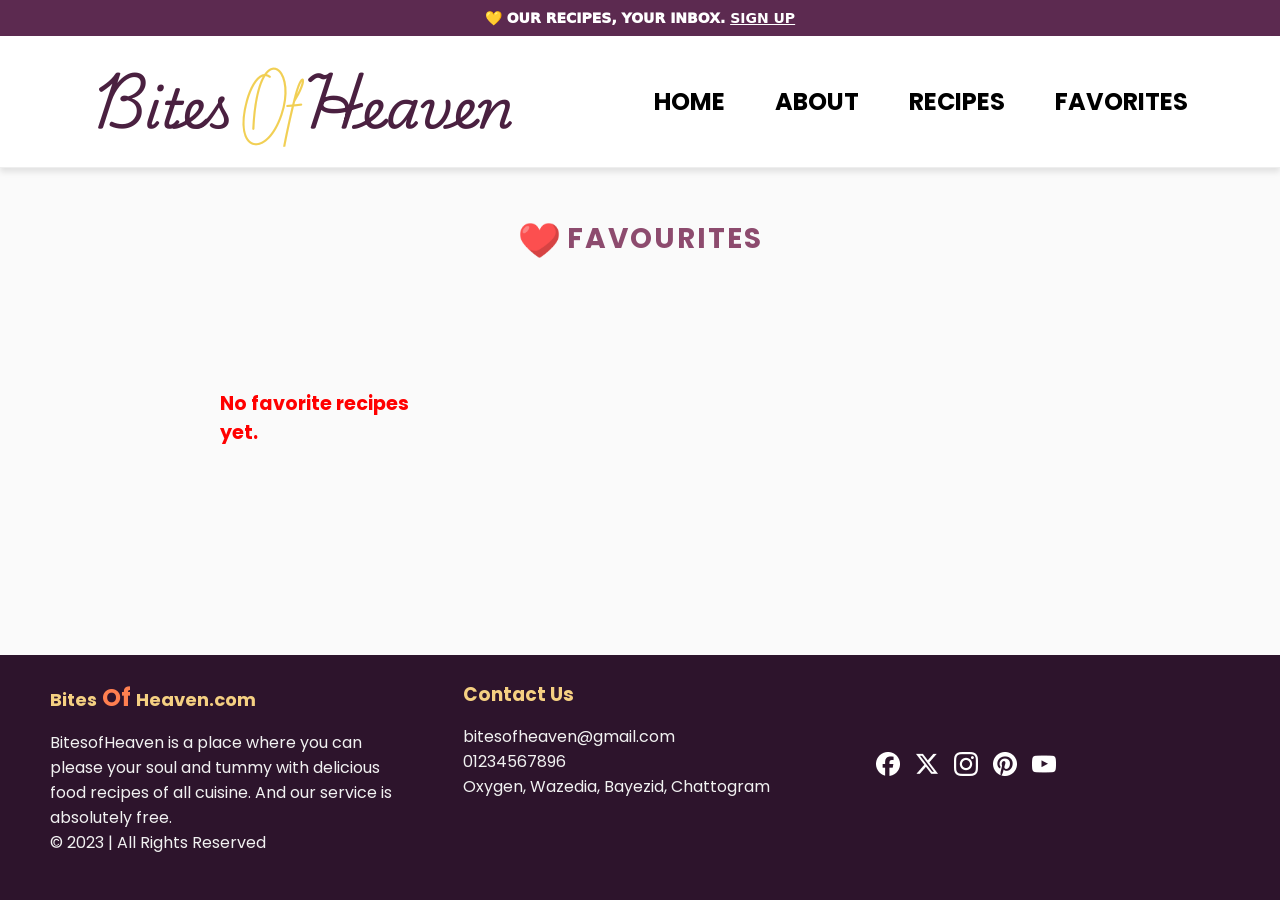
<file: FoodRecipeBook/favourite.html>
<!DOCTYPE html>
<html lang="en">

<head>
    <meta charset="UTF-8">
    <title>Favourite</title>
    <link rel="icon" href="./Images/icon.png" type="image/png">
    <!-- Google Fonts -->
    <link rel="stylesheet" href="//fonts.googleapis.com/css?family=Dancing+Script">
    <link href="https://fonts.googleapis.com/css2?family=Poppins&display=swap" rel="stylesheet">
    <!-- External CSS -->
    <link rel="stylesheet" href="favourite.css">
</head>

<body>
    <!-- Header Section -->
    <header>
        <div class="top-bar">
            💛 OUR RECIPES, YOUR INBOX. <a href="#">SIGN UP</a>
        </div>
        <nav class="navbar">
            <img src="./Images/LOGO.png" alt="logo">
            <ul>
                <li><a href="home.html">HOME</a></li>
                <li><a href="#footer">ABOUT</a></li>
                <li><a href="recipe.html">RECIPES</a></li>
                <li><a href="favourite.html">FAVORITES</a></li>
            </ul>
        </nav>
    </header>

    <section class="recipe-section">
        <div class="recipe-header">
            <div class="recipe-icon">
                <img src="./Images/heavyHeart.png" alt="Recipe Icon">
            </div>
            <h2 class="recipe-heading">Favourites </h2>
        </div>
    </section>

    <!-- <div class="filter-container">
        <select id="category-dropdown">
            <option value="all">All</option>
            <option value="salad">Salad</option>
            <option value="pasta">Pasta</option>
            <option value="chicken">Chicken</option>
        </select>
    </div> -->

    <!-- Example for your favorites page -->
    <div class="recipe-grid"></div>


    <div class="pagination"></div> <!-- Container for pagination controls -->


    <!-- Footer -->
    <footer id="footer" class="footer">
        <div class="footer-section brand-section">
            <h2>
                <span class="brand">Bites</span>
                <span class="highlight">Of</span>
                <span class="brand">Heaven.com</span>
            </h2>
            <p>BitesofHeaven is a place where you can please your soul and tummy with delicious food recipes of all
                cuisine. And our service is absolutely free.</p>
            <p>© 2023 | All Rights Reserved</p>
        </div>

        <div class="footer-section contact-section">
            <h3>Contact Us</h3>
            <p>bitesofheaven@gmail.com</p>
            <p>01234567896</p>
            <p>Oxygen, Wazedia, Bayezid, Chattogram</p>
        </div>

        <div class="footer-section social-section">
            <a href="https://facebook.com" target="_blank" rel="noopener noreferrer">
                <img src="./Images/Facebook_Vector.png" alt="Facebook" class="social-icon facebook-icon">
            </a>
            <a href="https://twitter.com" target="_blank" rel="noopener noreferrer">
                <img src="./Images/Twitter_vector.png" alt="Twitter" class="social-icon twitter-icon">
            </a>
            <a href="https://instagram.com" target="_blank" rel="noopener noreferrer">
                <img src="./Images/Insta_vector.png" alt="Instagram" class="social-icon instagram-icon">
            </a>
            <a href="https://pinterest.com" target="_blank" rel="noopener noreferrer">
                <img src="./Images/pin_vector.png" alt="Pinterest" class="social-icon pinterest-icon">
            </a>
            <a href="https://youtube.com" target="_blank" rel="noopener noreferrer">
                <img src="./Images/Youtube_vector.png" alt="YouTube" class="social-icon youtube-icon">
            </a>
        </div>
    </footer>

    <!-- Link to JavaScript -->
    <script type="module" src="./favourite.js"></script>
</body>

</html>
</file>
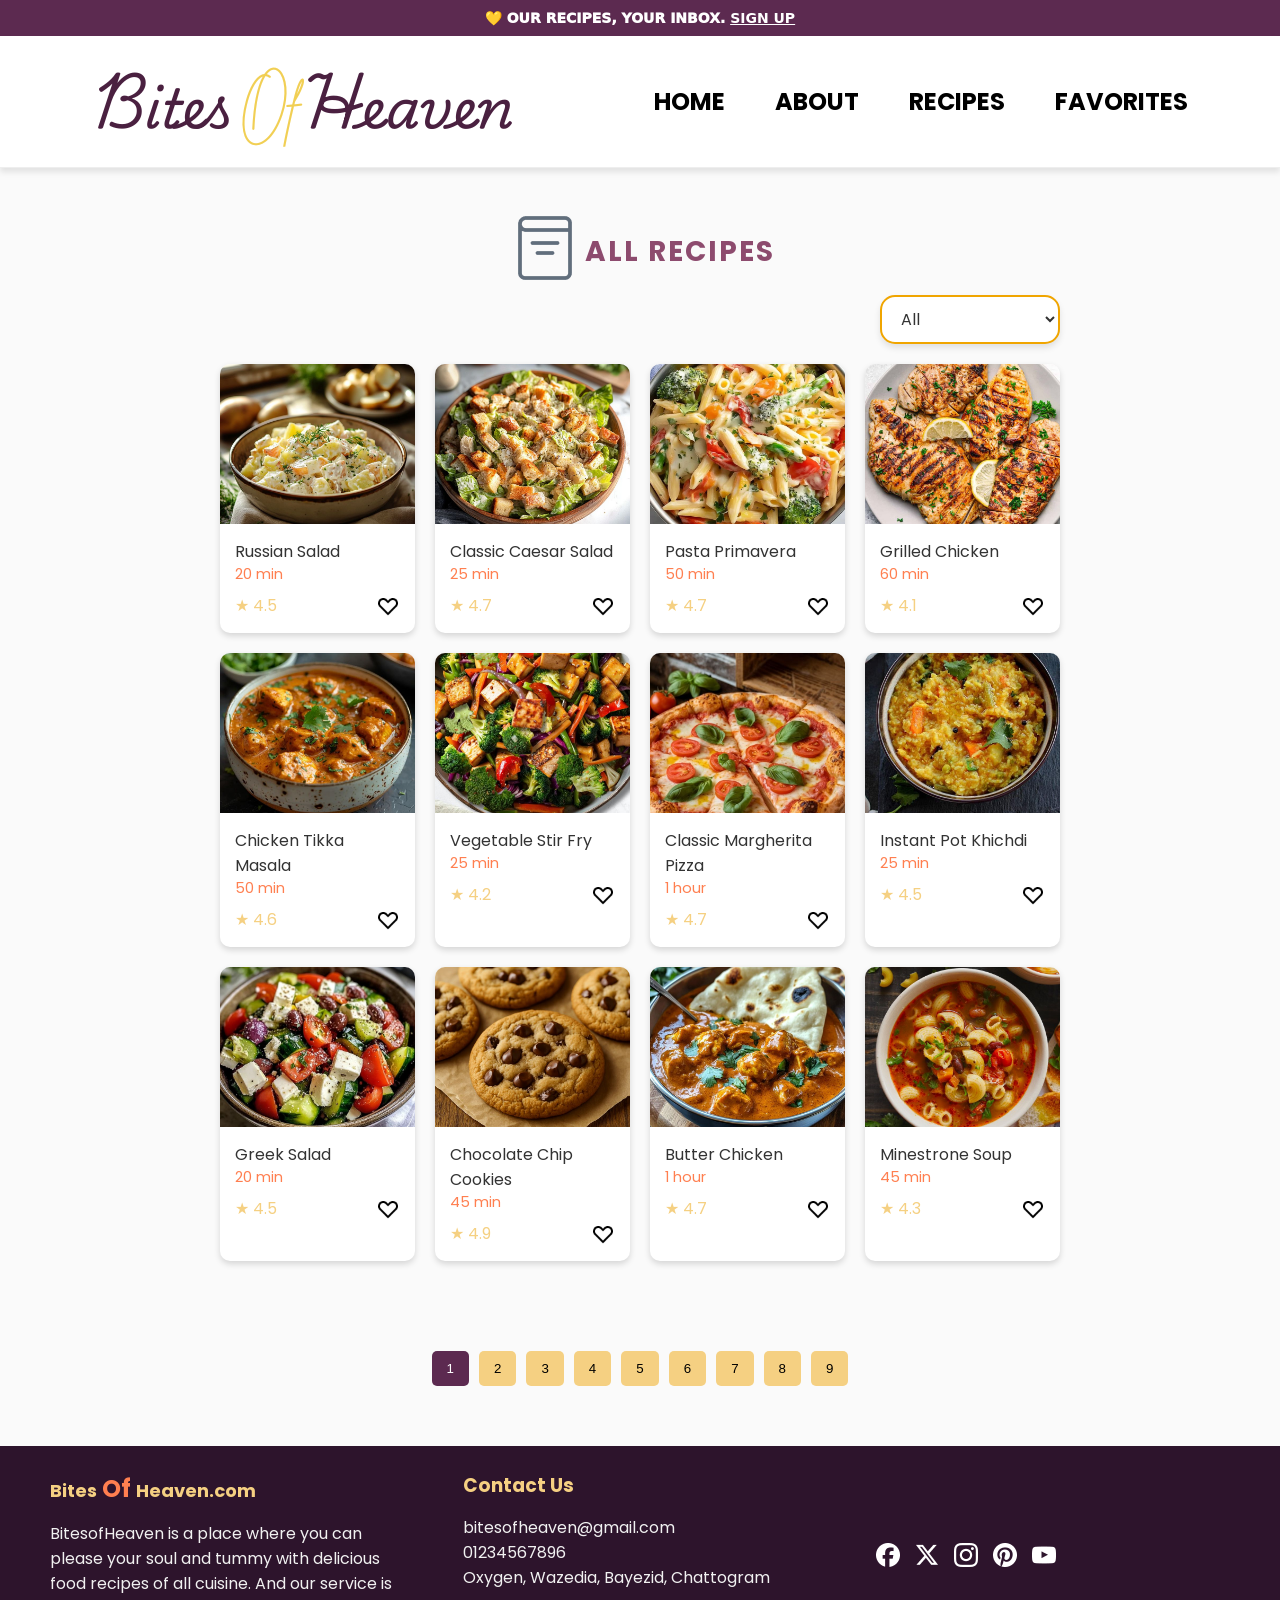
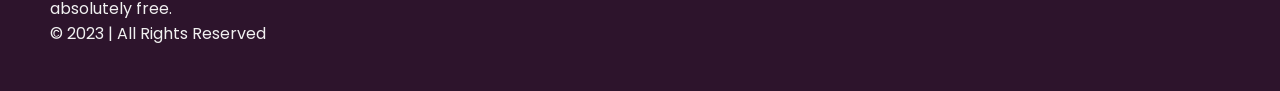
<file: FoodRecipeBook/recipe-detail.html>
<!DOCTYPE html>
<html lang="en">

<head>
    <meta charset="UTF-8">
    <title>Recipe Details - Bites of Heaven</title>
    <link rel="icon" href="./Images/icon.png" type="image/png">
    <link rel="stylesheet" href="//fonts.googleapis.com/css?family=Dancing+Script">
    <link href="https://fonts.googleapis.com/css2?family=Poppins&display=swap" rel="stylesheet">
    <link rel="stylesheet" href="recipe.css">
    <link rel="stylesheet" href="recipe-detail.css">
    <script type="module" src="recipe-detail.js"></script>
</head>

<body>
    <!-- Header Section -->
    <header>
        <div class="top-bar">
            💛 OUR RECIPES, YOUR INBOX. <a href="#">SIGN UP</a>
        </div>
        <nav class="navbar">
            <img src="./Images/LOGO.png" alt="logo">
            <ul>
                <li><a href="home.html">HOME</a></li>
                <li><a href="#footer">ABOUT</a></li>
                <li><a href="recipe.html">RECIPES</a></li>
                <li><a href="favourite.html">FAVORITES</a></li>
            </ul>
        </nav>
    </header>


    <div class="recipe-detail-container">
        <div class="recipe-detail-header">
            <a href="recipe.html" class="back-button">
                <svg xmlns="http://www.w3.org/2000/svg" width="24" height="24" viewBox="0 0 24 24" fill="none"
                    stroke="currentColor" stroke-width="2" stroke-linecap="round" stroke-linejoin="round">
                    <polyline points="15 18 9 12 15 6"></polyline>
                </svg>
            </a>
        </div>

        <div class="recipe-main">
            <h1 id="recipe-title">Recipe Title</h1>
            <div class="recipe-meta">
                <span id="recipe-time">30 mins</span>
                <span id="recipe-rating">4.5</span>
                <span id="recipe-category">Breakfast</span>
            </div>
            <img id="recipe-image" src="" alt="Recipe Image">
            <p id="recipe-desc">Description of the recipe will appear here.</p>

            <h2>Ingredients</h2>
            <ul id="ingredients-list"></ul>

            <h2>Instructions</h2>
            <ol id="instructions-list"></ol>

            <h2>Tips</h2>
            <ul id="tips-list"></ul>
        </div>
    </div>

    <!-- footer -->
    <footer id="footer" class="footer">
        <!-- Brand Section -->
        <div class="footer-section brand-section">
            <h2>
                <span class="brand">Bites</span>
                <span class="highlight">Of</span>
                <span class="brand">Heaven.com</span>
            </h2>
            <p>BitesofHeaven is a place where you can please your soul and tummy with delicious food recipes of all
                cuisine. And our service is absolutely free.</p>
            <p>© 2023 | All Rights Reserved</p>
        </div>

        <!-- Contact Section -->
        <div class="footer-section contact-section">
            <h3>Contact Us</h3>
            <p>bitesofheaven@gmail.com</p>
            <p>01234567896</p>
            <p>Oxygen, Wazedia, Bayezid, Chattogram</p>
        </div>

        <!-- Social Media Links -->
        <div class="footer-section social-section">
            <a href="https://facebook.com" target="_blank" rel="noopener noreferrer">
                <img src="./Images/Facebook_Vector.png" alt="Facebook" class="social-icon facebook-icon">
            </a>
            <a href="https://twitter.com" target="_blank" rel="noopener noreferrer">
                <img src="./Images/Twitter_vector.png" alt="Twitter" class="social-icon twitter-icon">
            </a>
            <a href="https://instagram.com" target="_blank" rel="noopener noreferrer">
                <img src="./Images/Insta_vector.png" alt="Instagram" class="social-icon instagram-icon">
            </a>
            <a href="https://pinterest.com" target="_blank" rel="noopener noreferrer">
                <img src="./Images/pin_vector.png" alt="Pinterest" class="social-icon pinterest-icon">
            </a>
            <a href="https://youtube.com" target="_blank" rel="noopener noreferrer">
                <img src="./Images/Youtube_vector.png" alt="YouTube" class="social-icon youtube-icon">
            </a>
        </div>
    </footer>
</body>

</html>
</file>
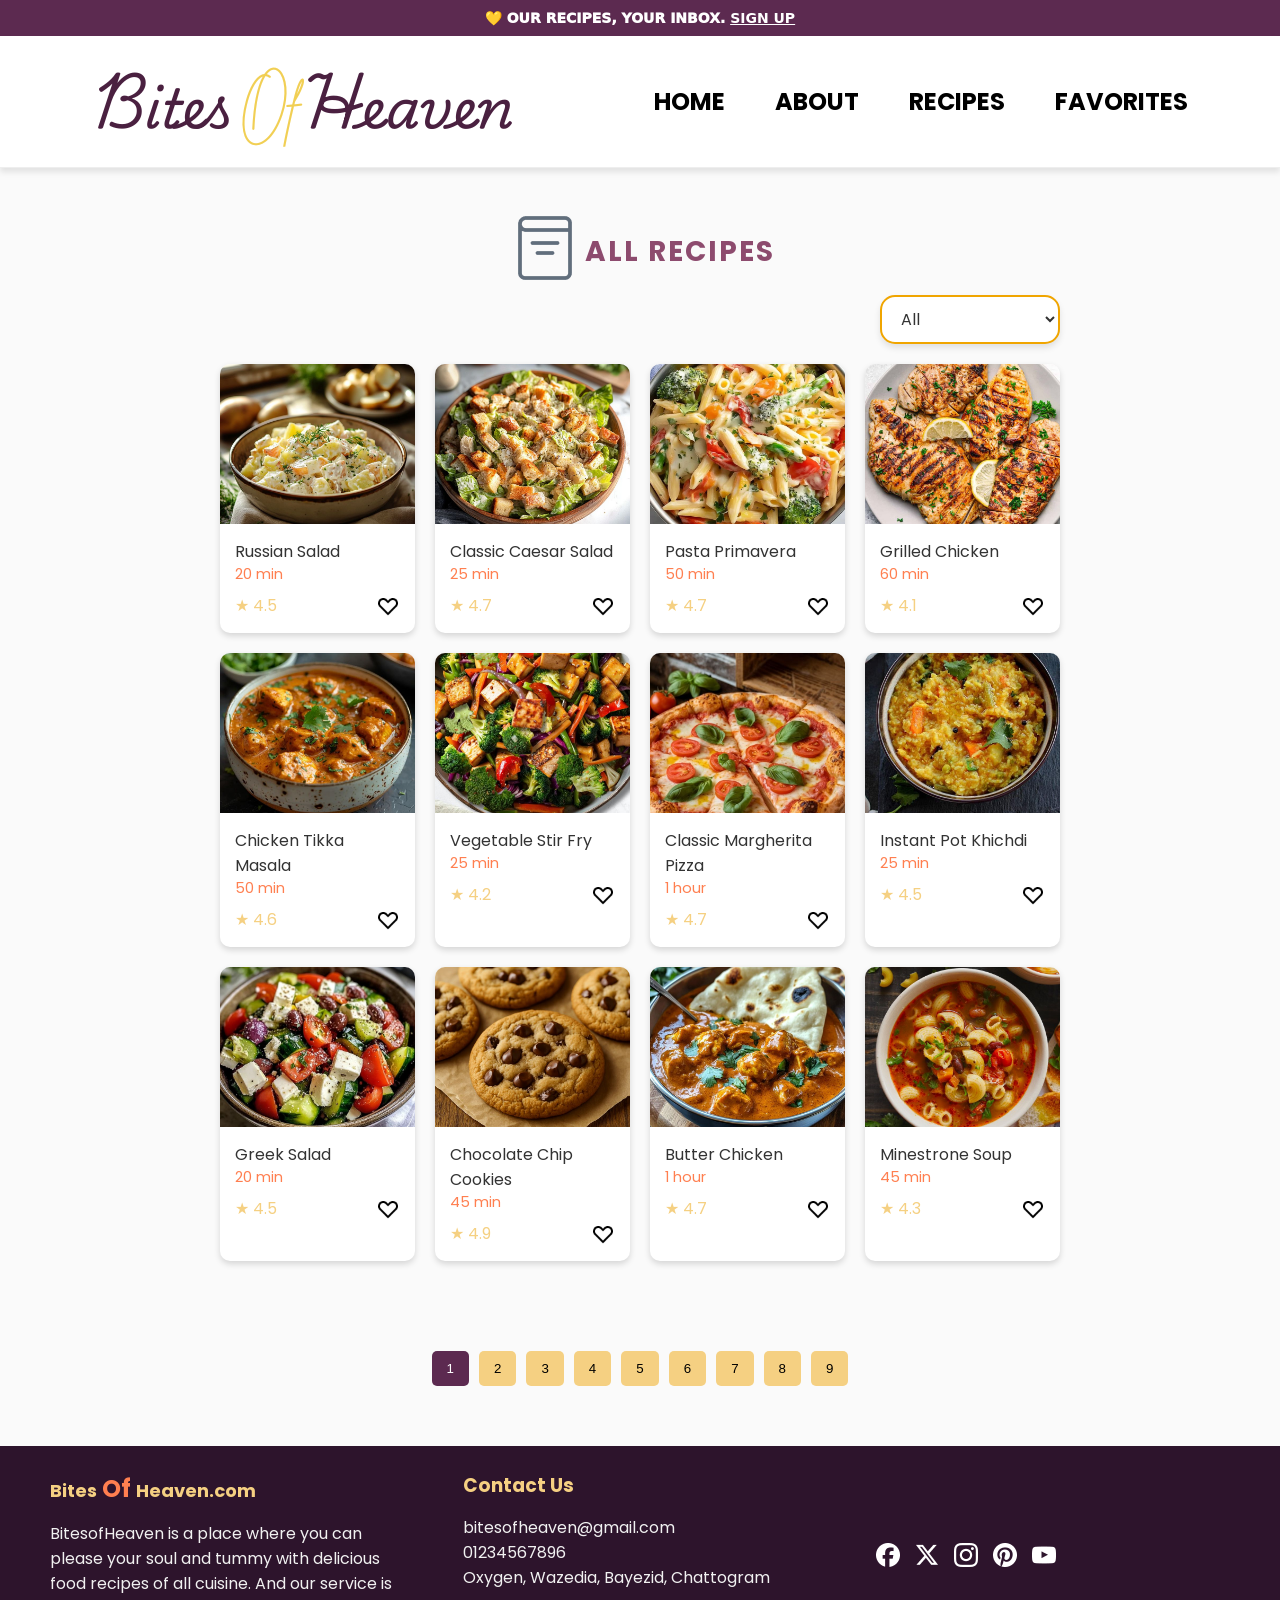
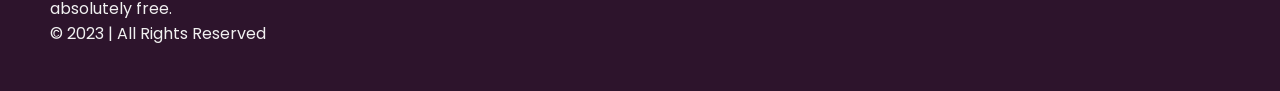
<file: FoodRecipeBook/recipe.html>
<!DOCTYPE html>
<html lang="en">

<head>
    <meta charset="UTF-8">
    <title>Recipes</title>
    <link rel="icon" href="./Images/icon.png" type="image/png">
    <!-- Google Fonts -->
    <link rel="stylesheet" href="//fonts.googleapis.com/css?family=Dancing+Script">
    <link href="https://fonts.googleapis.com/css2?family=Poppins&display=swap" rel="stylesheet">
    <!-- External CSS -->
    <link rel="stylesheet" href="recipe.css">
</head>

<body>
    <!-- Header Section -->
    <header>
        <div class="top-bar">
            💛 OUR RECIPES, YOUR INBOX. <a href="#">SIGN UP</a>
        </div>
        <nav class="navbar">
            <img src="./Images/LOGO.png" alt="logo">
            <ul>
                <li><a href="home.html">HOME</a></li>
                <li><a href="#footer">ABOUT</a></li>
                <li><a href="recipe.html">RECIPES</a></li>
                <li><a href="favourite.html">FAVORITES</a></li>
            </ul>
        </nav>
    </header>

    <section class="recipe-section">
        <div class="recipe-header">
            <div class="recipe-icon">
                <img src="./Images/Book Up.png" alt="Recipe Icon">
            </div>
            <h2 class="recipe-heading">All Recipes</h2>
        </div>
    </section>

    <div class="filter-container">
        <select id="category-dropdown">
            <option value="all">All</option>
            <option value="salad">Salad</option>
            <option value="pasta">Pasta</option>
            <option value="lunch">Lunch</option>
            <option value="breakfast">Breakfast</option>
            <option value="vegeterian">Vegeterian</option>
            <option value="healthy">Healthy</option>
            <option value="instant-pot">Instant-pot</option>
            <option value="vegan">Vegan</option>
            <option value="soups">Soups</option>
        </select>
    </div>

    <!-- Recipe Grid -->
    <div class="recipe-grid">
        <!-- Recipes will be dynamically inserted here -->
    </div>
    <div class="pagination"></div> <!-- Container for pagination controls -->

    <!-- Recipe detail section -->
    <div id="recipeDetail" style="display: none;">
        <h2 id="detailTitle"></h2>
        <img id="detailImage" />
        <p id="detailTime"></p>
        <p id="detailRating"></p>
        <p id="detailCategory"></p>
        <p id="detailDescription"></p>
        <ul id="ingredientsList"></ul>
        <ul id="instructionsList"></ul>
        <ul id="tipsList"></ul>
        <button id="backButton">Back</button>
        <button id="printButton">Print</button>
    </div>

    <!-- Recipe list view -->
    <div id="recipeList" style="display: grid;"></div>


    <!-- Footer -->
    <footer id="footer" class="footer">
        <div class="footer-section brand-section">
            <h2>
                <span class="brand">Bites</span>
                <span class="highlight">Of</span>
                <span class="brand">Heaven.com</span>
            </h2>
            <p>BitesofHeaven is a place where you can please your soul and tummy with delicious food recipes of all
                cuisine. And our service is absolutely free.</p>
            <p>© 2023 | All Rights Reserved</p>
        </div>

        <div class="footer-section contact-section">
            <h3>Contact Us</h3>
            <p>bitesofheaven@gmail.com</p>
            <p>01234567896</p>
            <p>Oxygen, Wazedia, Bayezid, Chattogram</p>
        </div>

        <div class="footer-section social-section">
            <a href="https://facebook.com" target="_blank" rel="noopener noreferrer">
                <img src="./Images/Facebook_Vector.png" alt="Facebook" class="social-icon facebook-icon">
            </a>
            <a href="https://twitter.com" target="_blank" rel="noopener noreferrer">
                <img src="./Images/Twitter_vector.png" alt="Twitter" class="social-icon twitter-icon">
            </a>
            <a href="https://instagram.com" target="_blank" rel="noopener noreferrer">
                <img src="./Images/Insta_vector.png" alt="Instagram" class="social-icon instagram-icon">
            </a>
            <a href="https://pinterest.com" target="_blank" rel="noopener noreferrer">
                <img src="./Images/pin_vector.png" alt="Pinterest" class="social-icon pinterest-icon">
            </a>
            <a href="https://youtube.com" target="_blank" rel="noopener noreferrer">
                <img src="./Images/Youtube_vector.png" alt="YouTube" class="social-icon youtube-icon">
            </a>
        </div>
    </footer>

    <!-- Link to JavaScript -->
    <script type="module" src="recipe.js"></script>
</body>

</html>
</file>
<file: index.css>
/* General Reset */
* {
    margin: 0;
    padding: 0;
    box-sizing: border-box;
}

/* Body Styling */
body {
    font-family: 'Poppins', sans-serif;
    background: #fafafa;
    color: #333;
    overflow-x: hidden;
    /* Prevent horizontal scrolling */
}

/* Top Bar */
.top-bar {
    background: #5c2a50;
    color: #fff;
    padding: 10px;
    text-align: center;
    font-size: 14px;
    font-weight: 1000;
    font-family: ConsulSans-750, system-ui, -apple-system, BlinkMacSystemFont, Segoe UI, Roboto, Helvetica Neue, Arial, Noto Sans, sans-serif, Apple Color Emoji, Segoe UI Emoji, Segoe UI Symbol, Noto Color Emoji;
    box-shadow: 0 4px 6px rgba(0, 0, 0, 0.1);
}

.top-bar a {
    color: #fff;
    font-weight: bold;
    text-decoration: underline;
    transition: color 0.3s ease;
}

 .modal {
     display: none;
     position: fixed;
     z-index: 1000;
     left: 0;
     top: 0;
     width: 100%;
     height: 100%;
     background-color: rgba(0, 0, 0, 0.6);
     animation: fadeIn 0.3s ease;
 }

 @keyframes fadeIn {
     from {
         opacity: 0;
     }

     to {
         opacity: 1;
     }
 }

 .modal-content {
     background: linear-gradient(145deg, #ffffff, #fcfaf5);
     margin: 10% auto;
     padding: 40px 30px;
     border-radius: 16px;
     width: 360px;
     text-align: center;
     box-shadow: 0 15px 30px rgba(92, 42, 80, 0.18);
     position: relative;
     border-top: 5px solid #5c2a50;
     animation: slideDown 0.4s ease;
 }

 @keyframes slideDown {
     from {
         transform: translateY(-50px);
         opacity: 0;
     }

     to {
         transform: translateY(0);
         opacity: 1;
     }
 }

 .modal-content h2 {
     margin-bottom: 25px;
     color: #5c2a50;
     font-weight: 600;
     font-size: 28px;
     letter-spacing: 0.5px;
 }

 .modal-content input {
     width: 85%;
     padding: 14px 20px;
     margin: 12px 0;
     border: 2px solid rgba(92, 42, 80, 0.15);
     border-radius: 30px;
     font-size: 15px;
     transition: all 0.3s ease;
     background-color: rgba(245, 208, 130, 0.08);
 }

 .modal-content input:focus {
     outline: none;
     border-color: #5c2a50;
     box-shadow: 0 0 0 3px rgba(92, 42, 80, 0.1);
     background-color: white;
 }

 .modal-content input::placeholder {
     color: #999;
 }

 .modal-content button {
     width: 85%;
     padding: 14px 20px;
     margin-top: 20px;
     background: linear-gradient(to right, #5c2a50, #7a3969);
     color: #fff;
     border: none;
     border-radius: 30px;
     cursor: pointer;
     font-size: 16px;
     font-weight: 600;
     letter-spacing: 0.5px;
     box-shadow: 0 4px 15px rgba(92, 42, 80, 0.3);
     transition: all 0.3s ease;
 }

 .modal-content button:hover {
     background: linear-gradient(to right, #4a2241, #68315a);
     transform: translateY(-2px);
     box-shadow: 0 6px 18px rgba(92, 42, 80, 0.4);
 }

 .close {
     position: absolute;
     top: 15px;
     right: 20px;
     font-size: 26px;
     color: #5c2a50;
     opacity: 0.7;
     cursor: pointer;
     transition: all 0.2s;
 }

 .close:hover {
     opacity: 1;
     transform: scale(1.1);
 }

 .decoration {
     position: absolute;
     width: 80px;
     height: 80px;
     border-radius: 50%;
     background-color: rgba(245, 208, 130, 0.15);
     top: -30px;
     right: -30px;
     z-index: -1;
 }

 .decoration-2 {
     position: absolute;
     width: 120px;
     height: 120px;
     border-radius: 50%;
     background-color: rgba(92, 42, 80, 0.06);
     bottom: -40px;
     left: -40px;
     z-index: -1;
 }

 .success-message {
     display: none;
     color: #5c2a50;
     background-color: rgba(245, 208, 130, 0.3);
     padding: 12px;
     border-radius: 30px;
     margin-top: 15px;
     font-weight: 500;
     animation: fadeIn 0.5s ease;
 }

html {
    scroll-behavior: smooth;
}

/* Navbar */
.navbar {
    display: flex;
    justify-content: space-between;
    align-items: center;
    padding: 20px;
    background: white;
    border-bottom: 1px solid #eee;
    box-shadow: 0 4px 6px rgba(0, 0, 0, 0.1);
    justify-content: space-around;
}

nav ul li {
    display: inline-block;
    margin: 0 15px;
    position: relative;
}

nav ul li a {
    text-decoration: none;
    color: #f5d082;
    font-weight: bold;
    position: relative;
    padding: 5px 0;
    font-size: 1.5rem;
}

/* Underline from center */
nav ul li a::after {
    content: '';
    position: absolute;
    left: 0;
    bottom: 0;
    height: 2px;
    width: 100%;
    background-color: #000;
    transform: scaleX(0);
    transform-origin: center;
    transition: transform 0.3s ease;
}

nav ul li a:hover::after {
    transform: scaleX(1);
}

.logo {
    font-size: 24px;
    color: #5c2a50;
    font-weight: bold;
    text-transform: uppercase;
}

.logo span {
    color: #000;
    font-weight: normal;
}

.navbar ul {
    display: flex;
    gap: 20px;
    list-style: none;
}

.navbar li a {
    text-decoration: none;
    color: #000;
    font-weight: bold;
    transition: color 0.3s ease;
}

.navbar li a:hover {
    color: #f5d082;
}

/* Intro Section */
.intro {
    text-align: center;
    margin: 30px 0;
    font-size: 18px;
    animation: fadeIn 1s ease-in-out;
}

.intro1 {
    font-family: 'Poppins', sans-serif;
}

.intro em {
    font-family: 'Dancing Script', cursive;
    color: #86566d;
    font-size: 3rem;
}

/* Block Section */
.block {
    width: 100%;
    /* Use 100% instead of 100vw to prevent overflow */
    background-color: #f5f5f5;
    padding: 35px 0;
    margin: 35px 0;
    box-shadow: inset 0 4px 6px rgba(0, 0, 0, 0.1);
}

/* Categories Section */
.catagories {
    width: 100%;
    /* Use 100% instead of 100vw to prevent overflow */
    height: 50vh;
    display: flex;
    justify-content: center;
    gap: 30px;
}


/* Card Styling */
.card {
    width: 340px;
    height: 100%;
    border: 1px solid #ccc;
    border-radius: 8px;
    position: relative;
    display: flex;
    box-shadow: 0 4px 8px rgba(0, 0, 0, 0.1);
    transition: transform 0.3s ease, box-shadow 0.3s ease;
}

.card img {
    border-radius: 8px;
    width: 100%;
    height: auto;
    transition: transform 0.3s ease;
}

.card .overlay {
    position: absolute;
    top: 0;
    left: 0;
    width: 100%;
    height: 100%;
    background-color: rgba(119, 117, 117, 0.5);
    color: white;
    display: flex;
    align-items: center;
    justify-content: center;
    opacity: 0;
    transition: opacity 0.3s ease, transform 0.3s ease;
    border-radius: 8px;
}

.card:hover .overlay {
    transform: scale(1.02);
    /* opacity: 0.7; */
}

.card:hover {
    transform: scale(1.05);
    box-shadow: 0 8px 16px rgba(0, 0, 0, 0.2);
}

.label {
    position: absolute;
    bottom: -12px;
    left: 50%;
    transform: translateX(-50%);
    background: #f5d082;
    border: none;
    padding: 8px 16px;
    font-weight: bold;
    border-radius: 4px;
    box-shadow: 0 2px 6px rgba(0, 0, 0, 0.15);
    cursor: pointer;
    letter-spacing: 2px;
    text-transform: uppercase;
    font-size: 12px;
    transition: background 0.3s ease;
}

.label:hover {
    background: #e5c072;
}

/* Filters Section */
.filters {
    display: flex;
    justify-content: center;
    gap: 15px;
    flex-wrap: wrap;
    margin: 70px;
}

/* Circle Card Styling */
.circle-card {
    display: flex;
    flex-direction: column;
    align-items: center;
    gap: 5px;
    position: relative;
    transition: transform 0.3s ease;
}

.circle-card:hover {
    transform: scale(1.05);
}

.circle-card:hover span {
    transform: scale(1.1);
    color: #5c2a50;
}

.circle {
    width: 150px;
    height: 150px;
    border-radius: 50%;
    overflow: hidden;
    display: flex;
    align-items: center;
    justify-content: center;
    border: 2px solid #ccc;
    box-shadow: 0 4px 8px rgba(0, 0, 0, 0.1);
    transition: box-shadow 0.3s ease;
    position: relative;
}

.circle img {
    width: 100%;
    height: 100%;
    object-fit: cover;
}

.circle-overlay {
    position: absolute;
    top: 0;
    left: 0;
    width: 100%;
    height: 100%;
    border-radius: 50%;
    background-color: rgba(119, 117, 117, 0.5);
    color: white;
    display: flex;
    align-items: center;
    justify-content: center;
    opacity: 0;
    transition: opacity 0.3s ease;
}

.circle:hover .circle-overlay {
    opacity: 0.7;
}

.circle-card span {
    font-family: 'Gill Sans', 'Gill Sans MT', Calibri, 'Trebuchet MS', sans-serif;
    font-size: large;
    font-weight: bold;
    transition: transform 0.3s ease, color 0.3s ease;
}

/* Search Bar */
.search-bar {
    display: flex;
    justify-content: center;
    margin: 40px 0;
    gap: 10px;
}

.search-bar input {
    padding: 10px;
    width: 750px;
    border: 1px solid #aaa;
    border-radius: 12px;
    box-shadow: 0 2px 4px rgba(0, 0, 0, 0.1);
    transition: box-shadow 0.3s ease;
}

.search-bar input:focus {
    box-shadow: 0 4px 8px rgba(0, 0, 0, 0.2);
    outline: none;
}

.search-bar button {
    padding: 10px 16px;
    background: #5c2a50;
    color: white;
    border: none;
    border-radius: 12px;
    cursor: pointer;
    transition: background 0.3s ease, transform 0.2s ease;
}

.search-bar button:hover {
    background: #f5d082;
    color: #5c2a50;
    transform: scale(1.05);
}

/* trending */
.trending {
    max-width: 1200px;
    margin: 30px auto;
    padding: 20px;
}

.header {
    margin-bottom: 30px;
    position: relative;
}

.header h1 {
    font-size: 32px;
    color: #333;
    font-weight: 700;
    position: relative;
    padding-bottom: 10px;
}

.header h1::after {
    content: '';
    position: absolute;
    bottom: 0;
    left: 0;
    width: 60px;
    height: 3px;
    background-color: #5c2a50;
    /* background-color: #ff6b6b; */
}

.tcard {
    display: flex;
    flex-wrap: wrap;
    gap: 20px;
    justify-content: center;
}

.card2 {
    width: 260px;
    height: 320px;
    border-radius: 12px;
    overflow: hidden;
    box-shadow: 0 8px 20px rgba(0, 0, 0, 0.1);
    transition: transform 0.3s ease, box-shadow 0.3s ease;
    background-color: white;
    position: relative;
}

.card2:hover {
    transform: translateY(-10px);
    box-shadow: 0 12px 25px rgba(0, 0, 0, 0.15);
}

.card2 img {
    width: 100%;
    height: 220px;
    object-fit: cover;
    transition: transform 0.5s ease;
}

.card2:hover img {
    transform: scale(1.05);
}

.card2 h2 {
    padding: 15px;
    font-size: 18px;
    color: #333;
    text-align: center;
    font-weight: 600;
}

.card2::before {
    content: '';
    position: absolute;
    top: 15px;
    right: 15px;
    width: 50px;
    height: 50px;
    background-color: #e5c072;
    border-radius: 50%;
    display: flex;
    justify-content: center;
    align-items: center;
    color: white;
    font-weight: bold;
    font-size: 16px;
    box-shadow: 0 3px 8px rgba(0, 0, 0, 0.2);
}

.card2:nth-child(1)::before {
    content: '#1';
}

.card2:nth-child(2)::before {
    content: '#2';
}

.card2:nth-child(3)::before {
    content: '#3';
}

.card2:nth-child(4)::before {
    content: '#4';
}

@media (max-width: 1100px) {
    .tcard {
        gap: 15px;
    }

    .card2 {
        width: 230px;
        height: 300px;
    }
}

@media (max-width: 768px) {
    .trending {
        padding: 15px;
    }

    .tcard {
        justify-content: center;
    }

    .card2 {
        width: 45%;
        min-width: 200px;
    }
}

@media (max-width: 480px) {
    .card2 {
        width: 100%;
    }
}

/* book */

.book {
    background: linear-gradient(135deg, #121920 0%, #282e38 100%);
    max-width: 100vw;
    margin: 50px auto;
    height: auto;
    padding-top: 40px;
    padding-bottom: 40px;
    padding-left: 200px;
    padding-right: 200px;
    box-shadow: 0 20px 40px rgba(0, 0, 0, 0.3);
    display: flex;
    align-items: center;
    justify-content: center;
    gap: 50px;
    color: white;
}

.book img {
    width: 380px;
    height: auto;
    border-radius: 3px;
    box-shadow: 10px 10px 30px rgba(0, 0, 0, 0.5);
}

.aboutbook {
    flex: 1;
    padding: 20px;
    background-color: rgba(255, 255, 255, 0.1);
    border-radius: 8px;
    backdrop-filter: blur(5px);
}

.aboutbook p {
    font-size: 20px;
    line-height: 1.6;
    text-shadow: 1px 1px 2px rgba(0, 0, 0, 0.3);
}

.aboutbook::before {
    content: "The Flavorful Journey";
    display: block;
    font-size: 32px;
    font-weight: bold;
    margin-bottom: 20px;
    color: #f8c291;
    text-transform: uppercase;
    letter-spacing: 1px;
    font-family: 'Brush Script MT', cursive;
}

.ebook-form {
    margin-top: 30px;
}

.ebook-form h3 {
    margin-top: 0;
    font-family: 'Brush Script MT', cursive;
    color: #f8c291;
    font-size: 24px;
    margin-bottom: 15px;
}

.form-row {
    display: flex;
    width: 100%;
    gap: 10px;
}

.form-row input {
    padding: 15px;
    border: none;
    background-color: white;
    font-size: 16px;
}

.form-row input:first-child {
    border-radius: 3px 0 0 3px;
    width: 40%;
}

.form-row input:nth-child(2) {
    border-left: 1px solid #e0e0e0;
    width: 40%;
}

.form-row button {
    background-color: #f8b156;
    color: white;
    border: none;
    padding: 0 25px;
    font-weight: bold;
    font-size: 18px;
    cursor: pointer;
    border-radius: 0 3px 3px 0;
    width: 20%;
}

.form-row button:hover {
    background-color: #e59866;
}

@media (max-width: 1200px) {
    .book {
        padding-left: 100px;
        padding-right: 100px;
    }
}

@media (max-width: 768px) {
    .book {
        flex-direction: column;
        padding-left: 30px;
        padding-right: 30px;
    }

    .book img {
        width: 80%;
        margin-bottom: 30px;
    }

    .form-row {
        flex-direction: column;
    }

    .form-row input:first-child,
    .form-row input:nth-child(2),
    .form-row button {
        width: 100%;
        border-radius: 3px;
        margin-bottom: 10px;
    }
}

/* footer */
.footer {
    display: flex;
    justify-content: space-between;
    background: #2d142c;
    color: #f1f1f1;
    padding: 25px 50px;
    flex-wrap: wrap;
    text-align: left;
}

.footer-section {
    width: 30%;
    margin-bottom: 20px;
}

.footer-section h2,
.footer-section h3 {
    margin-bottom: 15px;
    color: #f5d082;
    font-family: 'Poppins', sans-serif;
}

.brand {
    color: #f5d082;
    font-weight: bold;
    font-size: 18px;
}

.highlight {
    color: #ff7f50;
    font-weight: bold;
}

.footer a {
    color: #f1f1f1;
    text-decoration: none;
    transition: color 0.3s ease;
}

.footer a:hover {
    color: #f5d082;
}

.social-section {
    display: flex;
    gap: 15px;
    flex-wrap: wrap;
    justify-content: flex-start;
    align-items: center;
}

.social-icon {
    width: 24px;
    height: 24px;
    transition: transform 0.3s ease, filter 0.3s ease;
}

.social-icon:hover {
    transform: scale(1.2);
    filter: brightness(1.2);
}

.facebook-icon:hover {
    content: url("./Images/facebook_colour.svg");
}

.twitter-icon:hover {
    content: url("./Images/Twitter_color.png");
}

.instagram-icon:hover {
    content: url("./Images/insta_colour.png");
}

.pinterest-icon:hover {
    content: url("./Images/pin_colour.png");
}

.youtube-icon:hover {
    content: url("./Images/Youtube_colour.png");
}

/* Responsive adjustments */
@media (max-width: 768px) {
    .footer {
        flex-direction: column;
        padding: 25px;
        text-align: center;
    }

    .footer-section {
        width: 100%;
        padding-left: 0;
    }

    .social-section {
        justify-content: center;
    }
}

/* Animations */
@keyframes fadeIn {
    from {
        opacity: 0;
        transform: translateY(-20px);
    }

    to {
        opacity: 1;
        transform: translateY(0);
    }
}

/* Media Queries */
@media (max-width: 768px) {
    .navbar {
        flex-direction: column;
        align-items: flex-start;
        padding: 10px;
    }

    .catagories {
        flex-direction: column;
        gap: 20px;
        padding: 0 10px;
    }

    .card {
        width: 100%;
    }

    .filters {
        margin: 20px 10px;
        flex-direction: column;
        gap: 20px;
    }

    .circle {
        width: 100px;
        height: 100px;
    }

    .search-bar {
        flex-direction: column;
        gap: 10px;
    }

    .search-bar input,
    .search-bar button {
        width: 100%;
    }

    .footer {
        flex-direction: column;
        gap: 10px;
    }

    .footer-section {
        width: 100%;
    }
}
</file>
<file: favourite.css>
/* ===========================
   General Reset
=========================== */
* {
    margin: 0;
    padding: 0;
    box-sizing: border-box;
}

html {
    scroll-behavior: smooth;
}

/* ===========================
   Base Styling
=========================== */
body {
    display: flex;
    flex-direction: column;
    min-height: 100vh;
    font-family: 'Poppins', sans-serif;
    background: #fafafa;
    color: #333;
    overflow-x: hidden;
    /* Prevent horizontal scrolling */
}

.recipe-section,
.recipe-grid,
.pagination {
    flex: 1;
}

/* ===========================
   Top Bar
=========================== */
.top-bar {
    background: #5c2a50;
    color: #fff;
    padding: 10px;
    text-align: center;
    font-size: 14px;
    font-weight: 1000;
    font-family: ConsulSans-750, system-ui, -apple-system, BlinkMacSystemFont, Segoe UI, Roboto, Helvetica Neue, Arial, Noto Sans, sans-serif, Apple Color Emoji, Segoe UI Emoji, Segoe UI Symbol, Noto Color Emoji;
    box-shadow: 0 4px 6px rgba(0, 0, 0, 0.1);
}

.top-bar a {
    color: #fff;
    font-weight: bold;
    text-decoration: underline;
    transition: color 0.3s ease;
}

/* ===========================
   Navigation Bar
=========================== */
.navbar {
    display: flex;
    justify-content: space-around;
    align-items: center;
    padding: 20px;
    background: white;
    border-bottom: 1px solid #eee;
    box-shadow: 0 4px 6px rgba(0, 0, 0, 0.1);
}

.logo {
    font-size: 24px;
    color: #5c2a50;
    font-weight: bold;
    text-transform: uppercase;
}

.logo span {
    color: #000;
    font-weight: normal;
}

.navbar ul {
    display: flex;
    gap: 20px;
    list-style: none;
}

nav ul li {
    display: inline-block;
    margin: 0 15px;
    position: relative;
}

#no-fav {
    color: red;
    font-family: 'Poppins', sans-serif;
    font-size: larger;
    font-weight: bold;
}

nav ul li a {
    text-decoration: none;
    color: #f5d082;
    font-weight: bold;
    position: relative;
    padding: 5px 0;
    font-size: 1.5rem;
}

/* Underline from center */
nav ul li a::after {
    content: '';
    position: absolute;
    left: 0;
    bottom: 0;
    height: 2px;
    width: 100%;
    background-color: #000;
    transform: scaleX(0);
    transform-origin: center;
    transition: transform 0.3s ease;
}

nav ul li a:hover::after {
    transform: scaleX(1);
}

.navbar li a {
    text-decoration: none;
    color: #000;
    font-weight: bold;
    transition: color 0.3s ease;
}

.navbar li a:hover {
    color: #f5d082;
}

/* ===========================
   Section Titles
=========================== */
.section-title {
    font-size: 1.8rem;
    margin: 40px 220px 70px;
    color: #5c2a50;
    font-weight: bold;
    position: relative;
    padding-bottom: 10px;
}

/* ===========================
   Recipe Section
=========================== */
.recipe-section {
    padding: 40px 0 0;
    text-align: center;
    margin-bottom: 0;
    position: relative;
}

.recipe-icon img {
    width: 50px;
    height: auto;
    padding-right: 5px;
    padding-top: 10px;
}

.recipe-header {
    display: flex;
    justify-content: center;
    align-items: center;
    margin-bottom: 90px;
}

.recipe-heading {
    color: #8d4b6e;
    font-size: 28px;
    font-weight: bold;
    text-transform: uppercase;
    letter-spacing: 2px;
    margin-bottom: 0 !important;
    padding-bottom: 0 !important;
}

/* ===========================
   Filter Styles - IMPROVED POSITIONING
=========================== */
.filter-container {
    display: flex;
    justify-content: flex-end;
    align-items: center;
    margin: 0 220px 20px;
    position: relative;
    z-index: 10;
}

#category-dropdown {
    padding: 10px 15px;
    font-size: 16px;
    font-family: 'Poppins', sans-serif;
    border: 2px solid #f0a500;
    border-radius: 15px;
    background-color: #fff;
    color: #333;
    outline: none;
    cursor: pointer;
    transition: all 0.3s ease;
    box-shadow: 0 4px 6px rgba(0, 0, 0, 0.1);
    min-width: 180px;
}

#category-dropdown:hover,
#category-dropdown:focus {
    border-color: #ff6700;
    box-shadow: 0 6px 8px rgba(0, 0, 0, 0.15);
}

#category-dropdown option {
    background-color: #fff;
    color: #333;
    font-size: 16px;
    padding: 8px;
}

/* Recipe Grid */
.recipe-grid {
    display: grid;
    grid-template-columns: repeat(4, 1fr);
    gap: 20px;
    margin: 0 220px 70px;
    clear: both;
}

.recipe-card {
    background-color: white;
    border-radius: 10px;
    overflow: hidden;
    box-shadow: 0 3px 6px rgba(0, 0, 0, 0.15);
    transition: transform 0.3s ease, box-shadow 0.3s ease, background-color 0.3s ease;
    cursor: pointer;
}

.recipe-card:hover {
    transform: translateY(-5px);
    box-shadow: 0 6px 12px rgba(0, 0, 0, 0.2);
}

.recipe-card.active-recipe {
    background-color: #f5d082;
}

.recipe-image {
    height: 160px;
    background-size: cover;
    background-position: center;
}

.recipe-info {
    padding: 15px;
}

.recipe-card-title {
    font-weight: bold;
    margin-bottom: 8px;
    color: #5c2a50;
}

.recipe-time {
    color: #ff7f50;
    font-size: 0.9rem;
    margin-bottom: 8px;
}

.recipe-actions {
    display: flex;
    justify-content: space-between;
    align-items: center;
}

.rating {
    color: #f5d082;
    font-size: 1rem;
}

/* Active recipe card text color adjustment */
.active-recipe .recipe-card-title {
    color: #5c2a50;
}

.active-recipe .recipe-time {
    color: #5c2a50;
}

.active-recipe .rating {
    color: #5c2a50;
}

/* ===========================
   Pagination
=========================== */
.pagination {
    display: flex;
    justify-content: center;
    align-items: center;
    margin: 0 220px 40px;
    padding: 20px 0;
}

.pagination-btn {
    background: #f5d082;
    color: black;
    border: none;
    padding: 10px 15px;
    margin: 0 5px;
    border-radius: 5px;
    cursor: pointer;
    display: flex;
}

.pagination-btn.active {
    background: #5c2a50;
    color: white;
}

.pagination-btn:hover {
    background: #5c2a50;
    color: white;
}

.prev-btn,
.next-btn {
    font-weight: bold;
}

/* ===========================
   Favorite Button
=========================== */
.favorite-btn {
    background: none;
    border: none;
    padding: 0;
    cursor: pointer;
    display: inline-block;
}

.favorite-btn img {
    width: 24px;
    height: 24px;
    display: block;
}

.favorite-btn:focus {
    outline: none;
}

/* ===========================
   Footer
=========================== */
.footer {
    display: flex;
    justify-content: space-between;
    background: #2d142c;
    color: #f1f1f1;
    padding: 25px 50px;
    flex-wrap: wrap;
    text-align: left;
}

.footer-section {
    width: 30%;
    margin-bottom: 20px;
}

.footer-section h2,
.footer-section h3 {
    margin-bottom: 15px;
    color: #f5d082;
    font-family: 'Poppins', sans-serif;
}

.brand {
    color: #f5d082;
    font-weight: bold;
    font-size: 18px;
}

.highlight {
    color: #ff7f50;
    font-weight: bold;
}

.footer a {
    color: #f1f1f1;
    text-decoration: none;
    transition: color 0.3s ease;
}

.footer a:hover {
    color: #f5d082;
}

.social-section {
    display: flex;
    gap: 15px;
    flex-wrap: wrap;
    justify-content: flex-start;
    align-items: center;
}

.social-icon {
    width: 24px;
    height: 24px;
    transition: transform 0.3s ease, filter 0.3s ease;
}

.social-icon:hover {
    transform: scale(1.2);
    filter: brightness(1.2);
}

/* Note: The following hover effects might need image paths verified */
.facebook-icon:hover {
    content: url("./Images/facebook_colour.svg");
}

.twitter-icon:hover {
    content: url("./Images/Twitter_color.png");
}

.instagram-icon:hover {
    content: url("./Images/insta_colour.png");
}

.pinterest-icon:hover {
    content: url("./Images/pin_colour.png");
}

.youtube-icon:hover {
    content: url("./Images/Youtube_colour.png");
}

/* ===========================
   Animations
=========================== */
@keyframes fadeIn {
    from {
        opacity: 0;
        transform: translateY(-20px);
    }

    to {
        opacity: 1;
        transform: translateY(0);
    }
}

/* ===========================
   Media Queries
=========================== */
@media (max-width: 768px) {
    .navbar {
        flex-direction: column;
        align-items: flex-start;
        padding: 10px;
    }

    .recipe-grid {
        grid-template-columns: repeat(2, 1fr);
        margin: 0 20px 40px;
    }

    .filter-container {
        margin: 0 20px 20px;
        justify-content: center;
    }

    .footer-section {
        width: 100%;
    }

    .footer {
        flex-direction: column;
        gap: 20px;
        padding: 20px;
    }

    .section-title {
        margin: 30px 20px 40px;
        font-size: 1.5rem;
    }
}

@media (max-width: 480px) {
    .recipe-grid {
        grid-template-columns: 1fr;
    }

    nav ul li {
        margin: 0 8px;
    }

    nav ul li a {
        font-size: 1.2rem;
    }
}
</file>
<file: home.css>
/* General Reset */
* {
    margin: 0;
    padding: 0;
    box-sizing: border-box;
}

/* Body Styling */
body {
    font-family: 'Poppins', sans-serif;
    background: #fafafa;
    color: #333;
    overflow-x: hidden;
    /* Prevent horizontal scrolling */
}

/* Top Bar */
.top-bar {
    background: #5c2a50;
    color: #fff;
    padding: 10px;
    text-align: center;
    font-size: 14px;
    font-weight: 1000;
    font-family: ConsulSans-750, system-ui, -apple-system, BlinkMacSystemFont, Segoe UI, Roboto, Helvetica Neue, Arial, Noto Sans, sans-serif, Apple Color Emoji, Segoe UI Emoji, Segoe UI Symbol, Noto Color Emoji;
    box-shadow: 0 4px 6px rgba(0, 0, 0, 0.1);
}

.top-bar a {
    color: #fff;
    font-weight: bold;
    text-decoration: underline;
    transition: color 0.3s ease;
}

 .modal {
     display: none;
     position: fixed;
     z-index: 1000;
     left: 0;
     top: 0;
     width: 100%;
     height: 100%;
     background-color: rgba(0, 0, 0, 0.6);
     animation: fadeIn 0.3s ease;
 }

 @keyframes fadeIn {
     from {
         opacity: 0;
     }

     to {
         opacity: 1;
     }
 }

 .modal-content {
     background: linear-gradient(145deg, #ffffff, #fcfaf5);
     margin: 10% auto;
     padding: 40px 30px;
     border-radius: 16px;
     width: 360px;
     text-align: center;
     box-shadow: 0 15px 30px rgba(92, 42, 80, 0.18);
     position: relative;
     border-top: 5px solid #5c2a50;
     animation: slideDown 0.4s ease;
 }

 @keyframes slideDown {
     from {
         transform: translateY(-50px);
         opacity: 0;
     }

     to {
         transform: translateY(0);
         opacity: 1;
     }
 }

 .modal-content h2 {
     margin-bottom: 25px;
     color: #5c2a50;
     font-weight: 600;
     font-size: 28px;
     letter-spacing: 0.5px;
 }

 .modal-content input {
     width: 85%;
     padding: 14px 20px;
     margin: 12px 0;
     border: 2px solid rgba(92, 42, 80, 0.15);
     border-radius: 30px;
     font-size: 15px;
     transition: all 0.3s ease;
     background-color: rgba(245, 208, 130, 0.08);
 }

 .modal-content input:focus {
     outline: none;
     border-color: #5c2a50;
     box-shadow: 0 0 0 3px rgba(92, 42, 80, 0.1);
     background-color: white;
 }

 .modal-content input::placeholder {
     color: #999;
 }

 .modal-content button {
     width: 85%;
     padding: 14px 20px;
     margin-top: 20px;
     background: linear-gradient(to right, #5c2a50, #7a3969);
     color: #fff;
     border: none;
     border-radius: 30px;
     cursor: pointer;
     font-size: 16px;
     font-weight: 600;
     letter-spacing: 0.5px;
     box-shadow: 0 4px 15px rgba(92, 42, 80, 0.3);
     transition: all 0.3s ease;
 }

 .modal-content button:hover {
     background: linear-gradient(to right, #4a2241, #68315a);
     transform: translateY(-2px);
     box-shadow: 0 6px 18px rgba(92, 42, 80, 0.4);
 }

 .close {
     position: absolute;
     top: 15px;
     right: 20px;
     font-size: 26px;
     color: #5c2a50;
     opacity: 0.7;
     cursor: pointer;
     transition: all 0.2s;
 }

 .close:hover {
     opacity: 1;
     transform: scale(1.1);
 }

 .decoration {
     position: absolute;
     width: 80px;
     height: 80px;
     border-radius: 50%;
     background-color: rgba(245, 208, 130, 0.15);
     top: -30px;
     right: -30px;
     z-index: -1;
 }

 .decoration-2 {
     position: absolute;
     width: 120px;
     height: 120px;
     border-radius: 50%;
     background-color: rgba(92, 42, 80, 0.06);
     bottom: -40px;
     left: -40px;
     z-index: -1;
 }

 .success-message {
     display: none;
     color: #5c2a50;
     background-color: rgba(245, 208, 130, 0.3);
     padding: 12px;
     border-radius: 30px;
     margin-top: 15px;
     font-weight: 500;
     animation: fadeIn 0.5s ease;
 }

html {
    scroll-behavior: smooth;
}

/* Navbar */
.navbar {
    display: flex;
    justify-content: space-between;
    align-items: center;
    padding: 20px;
    background: white;
    border-bottom: 1px solid #eee;
    box-shadow: 0 4px 6px rgba(0, 0, 0, 0.1);
    justify-content: space-around;
}

nav ul li {
    display: inline-block;
    margin: 0 15px;
    position: relative;
}

nav ul li a {
    text-decoration: none;
    color: #f5d082;
    font-weight: bold;
    position: relative;
    padding: 5px 0;
    font-size: 1.5rem;
}

/* Underline from center */
nav ul li a::after {
    content: '';
    position: absolute;
    left: 0;
    bottom: 0;
    height: 2px;
    width: 100%;
    background-color: #000;
    transform: scaleX(0);
    transform-origin: center;
    transition: transform 0.3s ease;
}

nav ul li a:hover::after {
    transform: scaleX(1);
}

.logo {
    font-size: 24px;
    color: #5c2a50;
    font-weight: bold;
    text-transform: uppercase;
}

.logo span {
    color: #000;
    font-weight: normal;
}

.navbar ul {
    display: flex;
    gap: 20px;
    list-style: none;
}

.navbar li a {
    text-decoration: none;
    color: #000;
    font-weight: bold;
    transition: color 0.3s ease;
}

.navbar li a:hover {
    color: #f5d082;
}

/* Intro Section */
.intro {
    text-align: center;
    margin: 30px 0;
    font-size: 18px;
    animation: fadeIn 1s ease-in-out;
}

.intro1 {
    font-family: 'Poppins', sans-serif;
}

.intro em {
    font-family: 'Dancing Script', cursive;
    color: #86566d;
    font-size: 3rem;
}

/* Block Section */
.block {
    width: 100%;
    /* Use 100% instead of 100vw to prevent overflow */
    background-color: #f5f5f5;
    padding: 35px 0;
    margin: 35px 0;
    box-shadow: inset 0 4px 6px rgba(0, 0, 0, 0.1);
}

/* Categories Section */
.catagories {
    width: 100%;
    /* Use 100% instead of 100vw to prevent overflow */
    height: 50vh;
    display: flex;
    justify-content: center;
    gap: 30px;
}


/* Card Styling */
.card {
    width: 340px;
    height: 100%;
    border: 1px solid #ccc;
    border-radius: 8px;
    position: relative;
    display: flex;
    box-shadow: 0 4px 8px rgba(0, 0, 0, 0.1);
    transition: transform 0.3s ease, box-shadow 0.3s ease;
}

.card img {
    border-radius: 8px;
    width: 100%;
    height: auto;
    transition: transform 0.3s ease;
}

.card .overlay {
    position: absolute;
    top: 0;
    left: 0;
    width: 100%;
    height: 100%;
    background-color: rgba(119, 117, 117, 0.5);
    color: white;
    display: flex;
    align-items: center;
    justify-content: center;
    opacity: 0;
    transition: opacity 0.3s ease, transform 0.3s ease;
    border-radius: 8px;
}

.card:hover .overlay {
    transform: scale(1.02);
    /* opacity: 0.7; */
}

.card:hover {
    transform: scale(1.05);
    box-shadow: 0 8px 16px rgba(0, 0, 0, 0.2);
}

.label {
    position: absolute;
    bottom: -12px;
    left: 50%;
    transform: translateX(-50%);
    background: #f5d082;
    border: none;
    padding: 8px 16px;
    font-weight: bold;
    border-radius: 4px;
    box-shadow: 0 2px 6px rgba(0, 0, 0, 0.15);
    cursor: pointer;
    letter-spacing: 2px;
    text-transform: uppercase;
    font-size: 12px;
    transition: background 0.3s ease;
}

.label:hover {
    background: #e5c072;
}

/* Filters Section */
.filters {
    display: flex;
    justify-content: center;
    gap: 15px;
    flex-wrap: wrap;
    margin: 70px;
}

/* Circle Card Styling */
.circle-card {
    display: flex;
    flex-direction: column;
    align-items: center;
    gap: 5px;
    position: relative;
    transition: transform 0.3s ease;
}

.circle-card:hover {
    transform: scale(1.05);
}

.circle-card:hover span {
    transform: scale(1.1);
    color: #5c2a50;
}

.circle {
    width: 150px;
    height: 150px;
    border-radius: 50%;
    overflow: hidden;
    display: flex;
    align-items: center;
    justify-content: center;
    border: 2px solid #ccc;
    box-shadow: 0 4px 8px rgba(0, 0, 0, 0.1);
    transition: box-shadow 0.3s ease;
    position: relative;
}

.circle img {
    width: 100%;
    height: 100%;
    object-fit: cover;
}

.circle-overlay {
    position: absolute;
    top: 0;
    left: 0;
    width: 100%;
    height: 100%;
    border-radius: 50%;
    background-color: rgba(119, 117, 117, 0.5);
    color: white;
    display: flex;
    align-items: center;
    justify-content: center;
    opacity: 0;
    transition: opacity 0.3s ease;
}

.circle:hover .circle-overlay {
    opacity: 0.7;
}

.circle-card span {
    font-family: 'Gill Sans', 'Gill Sans MT', Calibri, 'Trebuchet MS', sans-serif;
    font-size: large;
    font-weight: bold;
    transition: transform 0.3s ease, color 0.3s ease;
}

/* Search Bar */
.search-bar {
    display: flex;
    justify-content: center;
    margin: 40px 0;
    gap: 10px;
}

.search-bar input {
    padding: 10px;
    width: 750px;
    border: 1px solid #aaa;
    border-radius: 12px;
    box-shadow: 0 2px 4px rgba(0, 0, 0, 0.1);
    transition: box-shadow 0.3s ease;
}

.search-bar input:focus {
    box-shadow: 0 4px 8px rgba(0, 0, 0, 0.2);
    outline: none;
}

.search-bar button {
    padding: 10px 16px;
    background: #5c2a50;
    color: white;
    border: none;
    border-radius: 12px;
    cursor: pointer;
    transition: background 0.3s ease, transform 0.2s ease;
}

.search-bar button:hover {
    background: #f5d082;
    color: #5c2a50;
    transform: scale(1.05);
}

/* trending */
.trending {
    max-width: 1200px;
    margin: 30px auto;
    padding: 20px;
}

.header {
    margin-bottom: 30px;
    position: relative;
}

.header h1 {
    font-size: 32px;
    color: #333;
    font-weight: 700;
    position: relative;
    padding-bottom: 10px;
}

.header h1::after {
    content: '';
    position: absolute;
    bottom: 0;
    left: 0;
    width: 60px;
    height: 3px;
    background-color: #5c2a50;
    /* background-color: #ff6b6b; */
}

.tcard {
    display: flex;
    flex-wrap: wrap;
    gap: 20px;
    justify-content: center;
}

.card2 {
    width: 260px;
    height: 320px;
    border-radius: 12px;
    overflow: hidden;
    box-shadow: 0 8px 20px rgba(0, 0, 0, 0.1);
    transition: transform 0.3s ease, box-shadow 0.3s ease;
    background-color: white;
    position: relative;
}

.card2:hover {
    transform: translateY(-10px);
    box-shadow: 0 12px 25px rgba(0, 0, 0, 0.15);
}

.card2 img {
    width: 100%;
    height: 220px;
    object-fit: cover;
    transition: transform 0.5s ease;
}

.card2:hover img {
    transform: scale(1.05);
}

.card2 h2 {
    padding: 15px;
    font-size: 18px;
    color: #333;
    text-align: center;
    font-weight: 600;
}

.card2::before {
    content: '';
    position: absolute;
    top: 15px;
    right: 15px;
    width: 50px;
    height: 50px;
    background-color: #e5c072;
    border-radius: 50%;
    display: flex;
    justify-content: center;
    align-items: center;
    color: white;
    font-weight: bold;
    font-size: 16px;
    box-shadow: 0 3px 8px rgba(0, 0, 0, 0.2);
}

.card2:nth-child(1)::before {
    content: '#1';
}

.card2:nth-child(2)::before {
    content: '#2';
}

.card2:nth-child(3)::before {
    content: '#3';
}

.card2:nth-child(4)::before {
    content: '#4';
}

@media (max-width: 1100px) {
    .tcard {
        gap: 15px;
    }

    .card2 {
        width: 230px;
        height: 300px;
    }
}

@media (max-width: 768px) {
    .trending {
        padding: 15px;
    }

    .tcard {
        justify-content: center;
    }

    .card2 {
        width: 45%;
        min-width: 200px;
    }
}

@media (max-width: 480px) {
    .card2 {
        width: 100%;
    }
}

/* book */

.book {
    background: linear-gradient(135deg, #121920 0%, #282e38 100%);
    max-width: 100vw;
    margin: 50px auto;
    height: auto;
    padding-top: 40px;
    padding-bottom: 40px;
    padding-left: 200px;
    padding-right: 200px;
    box-shadow: 0 20px 40px rgba(0, 0, 0, 0.3);
    display: flex;
    align-items: center;
    justify-content: center;
    gap: 50px;
    color: white;
}

.book img {
    width: 380px;
    height: auto;
    border-radius: 3px;
    box-shadow: 10px 10px 30px rgba(0, 0, 0, 0.5);
}

.aboutbook {
    flex: 1;
    padding: 20px;
    background-color: rgba(255, 255, 255, 0.1);
    border-radius: 8px;
    backdrop-filter: blur(5px);
}

.aboutbook p {
    font-size: 20px;
    line-height: 1.6;
    text-shadow: 1px 1px 2px rgba(0, 0, 0, 0.3);
}

.aboutbook::before {
    content: "The Flavorful Journey";
    display: block;
    font-size: 32px;
    font-weight: bold;
    margin-bottom: 20px;
    color: #f8c291;
    text-transform: uppercase;
    letter-spacing: 1px;
    font-family: 'Brush Script MT', cursive;
}

.ebook-form {
    margin-top: 30px;
}

.ebook-form h3 {
    margin-top: 0;
    font-family: 'Brush Script MT', cursive;
    color: #f8c291;
    font-size: 24px;
    margin-bottom: 15px;
}

.form-row {
    display: flex;
    width: 100%;
    gap: 10px;
}

.form-row input {
    padding: 15px;
    border: none;
    background-color: white;
    font-size: 16px;
}

.form-row input:first-child {
    border-radius: 3px 0 0 3px;
    width: 40%;
}

.form-row input:nth-child(2) {
    border-left: 1px solid #e0e0e0;
    width: 40%;
}

.form-row button {
    background-color: #f8b156;
    color: white;
    border: none;
    padding: 0 25px;
    font-weight: bold;
    font-size: 18px;
    cursor: pointer;
    border-radius: 0 3px 3px 0;
    width: 20%;
}

.form-row button:hover {
    background-color: #e59866;
}

@media (max-width: 1200px) {
    .book {
        padding-left: 100px;
        padding-right: 100px;
    }
}

@media (max-width: 768px) {
    .book {
        flex-direction: column;
        padding-left: 30px;
        padding-right: 30px;
    }

    .book img {
        width: 80%;
        margin-bottom: 30px;
    }

    .form-row {
        flex-direction: column;
    }

    .form-row input:first-child,
    .form-row input:nth-child(2),
    .form-row button {
        width: 100%;
        border-radius: 3px;
        margin-bottom: 10px;
    }
}

/* footer */
.footer {
    display: flex;
    justify-content: space-between;
    background: #2d142c;
    color: #f1f1f1;
    padding: 25px 50px;
    flex-wrap: wrap;
    text-align: left;
}

.footer-section {
    width: 30%;
    margin-bottom: 20px;
}

.footer-section h2,
.footer-section h3 {
    margin-bottom: 15px;
    color: #f5d082;
    font-family: 'Poppins', sans-serif;
}

.brand {
    color: #f5d082;
    font-weight: bold;
    font-size: 18px;
}

.highlight {
    color: #ff7f50;
    font-weight: bold;
}

.footer a {
    color: #f1f1f1;
    text-decoration: none;
    transition: color 0.3s ease;
}

.footer a:hover {
    color: #f5d082;
}

.social-section {
    display: flex;
    gap: 15px;
    flex-wrap: wrap;
    justify-content: flex-start;
    align-items: center;
}

.social-icon {
    width: 24px;
    height: 24px;
    transition: transform 0.3s ease, filter 0.3s ease;
}

.social-icon:hover {
    transform: scale(1.2);
    filter: brightness(1.2);
}

.facebook-icon:hover {
    content: url("./Images/facebook_colour.svg");
}

.twitter-icon:hover {
    content: url("./Images/Twitter_color.png");
}

.instagram-icon:hover {
    content: url("./Images/insta_colour.png");
}

.pinterest-icon:hover {
    content: url("./Images/pin_colour.png");
}

.youtube-icon:hover {
    content: url("./Images/Youtube_colour.png");
}

/* Responsive adjustments */
@media (max-width: 768px) {
    .footer {
        flex-direction: column;
        padding: 25px;
        text-align: center;
    }

    .footer-section {
        width: 100%;
        padding-left: 0;
    }

    .social-section {
        justify-content: center;
    }
}

/* Animations */
@keyframes fadeIn {
    from {
        opacity: 0;
        transform: translateY(-20px);
    }

    to {
        opacity: 1;
        transform: translateY(0);
    }
}

/* Media Queries */
@media (max-width: 768px) {
    .navbar {
        flex-direction: column;
        align-items: flex-start;
        padding: 10px;
    }

    .catagories {
        flex-direction: column;
        gap: 20px;
        padding: 0 10px;
    }

    .card {
        width: 100%;
    }

    .filters {
        margin: 20px 10px;
        flex-direction: column;
        gap: 20px;
    }

    .circle {
        width: 100px;
        height: 100px;
    }

    .search-bar {
        flex-direction: column;
        gap: 10px;
    }

    .search-bar input,
    .search-bar button {
        width: 100%;
    }

    .footer {
        flex-direction: column;
        gap: 10px;
    }

    .footer-section {
        width: 100%;
    }
}
</file>
<file: recipe.css>
/* ===========================
   General Reset
=========================== */
* {
    margin: 0;
    padding: 0;
    box-sizing: border-box;
}

html {
    scroll-behavior: smooth;
}

/* ===========================
   Base Styling
=========================== */
body {
    font-family: 'Poppins', sans-serif;
    background: #fafafa;
    color: #333;
    overflow-x: hidden;
    /* Prevent horizontal scrolling */
}

/* ===========================
   Top Bar
=========================== */
.top-bar {
    background: #5c2a50;
    color: #fff;
    padding: 10px;
    text-align: center;
    font-size: 14px;
    font-weight: 1000;
    font-family: ConsulSans-750, system-ui, -apple-system, BlinkMacSystemFont, Segoe UI, Roboto, Helvetica Neue, Arial, Noto Sans, sans-serif, Apple Color Emoji, Segoe UI Emoji, Segoe UI Symbol, Noto Color Emoji;
    box-shadow: 0 4px 6px rgba(0, 0, 0, 0.1);
}

.top-bar a {
    color: #fff;
    font-weight: bold;
    text-decoration: underline;
    transition: color 0.3s ease;
}

/* ===========================
   Navigation Bar
=========================== */
.navbar {
    display: flex;
    justify-content: space-around;
    align-items: center;
    padding: 20px;
    background: white;
    border-bottom: 1px solid #eee;
    box-shadow: 0 4px 6px rgba(0, 0, 0, 0.1);
}

.logo {
    font-size: 24px;
    color: #5c2a50;
    font-weight: bold;
    text-transform: uppercase;
}

.logo span {
    color: #000;
    font-weight: normal;
}

.navbar ul {
    display: flex;
    gap: 20px;
    list-style: none;
}

nav ul li {
    display: inline-block;
    margin: 0 15px;
    position: relative;
}

nav ul li a {
    text-decoration: none;
    color: #f5d082;
    font-weight: bold;
    position: relative;
    padding: 5px 0;
    font-size: 1.5rem;
}

/* Underline from center */
nav ul li a::after {
    content: '';
    position: absolute;
    left: 0;
    bottom: 0;
    height: 2px;
    width: 100%;
    background-color: #000;
    transform: scaleX(0);
    transform-origin: center;
    transition: transform 0.3s ease;
}

nav ul li a:hover::after {
    transform: scaleX(1);
}

.navbar li a {
    text-decoration: none;
    color: #000;
    font-weight: bold;
    transition: color 0.3s ease;
}

.navbar li a:hover {
    color: #f5d082;
}

/* ===========================
   Section Titles
=========================== */
.section-title {
    font-size: 1.8rem;
    margin: 40px 220px 70px;
    color: #5c2a50;
    font-weight: bold;
    position: relative;
    padding-bottom: 10px;
}

/* ===========================
   Recipe Section
=========================== */
.recipe-section {
    padding: 40px 0 0;
    text-align: center;
    margin-bottom: 0;
    position: relative;
}

.recipe-header {
    display: flex;
    justify-content: center;
    align-items: center;
    margin-bottom: 0;
}

.recipe-heading {
    color: #8d4b6e;
    font-size: 28px;
    font-weight: bold;
    text-transform: uppercase;
    letter-spacing: 2px;
    margin-bottom: 0 !important;
    padding-bottom: 0 !important;
}

/* ===========================
   Filter Styles - IMPROVED POSITIONING
=========================== */
.filter-container {
    display: flex;
    justify-content: flex-end;
    align-items: center;
    margin: 0 220px 20px;
    position: relative;
    z-index: 10;
}

#category-dropdown {
    padding: 10px 15px;
    font-size: 16px;
    font-family: 'Poppins', sans-serif;
    border: 2px solid #f0a500;
    border-radius: 15px;
    background-color: #fff;
    color: #333;
    outline: none;
    cursor: pointer;
    transition: all 0.3s ease;
    box-shadow: 0 4px 6px rgba(0, 0, 0, 0.1);
    min-width: 180px;
}

#category-dropdown:hover,
#category-dropdown:focus {
    border-color: #ff6700;
    box-shadow: 0 6px 8px rgba(0, 0, 0, 0.15);
}

#category-dropdown option {
    background-color: #fff;
    color: #333;
    font-size: 16px;
    padding: 8px;
}

/* Recipe Grid */
.recipe-grid {
    display: grid;
    grid-template-columns: repeat(4, 1fr);
    gap: 20px;
    margin: 0 220px 70px;
    clear: both;
}

.recipe-card {
    background-color: white;
    border-radius: 10px;
    overflow: hidden;
    box-shadow: 0 3px 6px rgba(0, 0, 0, 0.15);
    transition: transform 0.3s ease, box-shadow 0.3s ease, background-color 0.3s ease;
    cursor: pointer;
}

.recipe-card:hover {
    transform: translateY(-5px);
    box-shadow: 0 6px 12px rgba(0, 0, 0, 0.2);
}

.recipe-card.active-recipe {
    background-color: #f5d082;
}

.recipe-image {
    height: 160px;
    background-size: cover;
    background-position: center;
}

.recipe-info {
    padding: 15px;
}

.recipe-card-title {
    font-weight: bold;
    margin-bottom: 8px;
    color: #5c2a50;
}

.recipe-time {
    color: #ff7f50;
    font-size: 0.9rem;
    margin-bottom: 8px;
}

.recipe-actions {
    display: flex;
    justify-content: space-between;
    align-items: center;
}

.rating {
    color: #f5d082;
    font-size: 1rem;
}

/* Active recipe card text color adjustment */
.active-recipe .recipe-card-title {
    color: #5c2a50;
}

.active-recipe .recipe-time {
    color: #5c2a50;
}

.active-recipe .rating {
    color: #5c2a50;
}

/* ===========================
   Pagination
=========================== */
.pagination {
    display: flex;
    justify-content: center;
    align-items: center;
    margin: 0 220px 40px;
    padding: 20px 0;
}

.pagination-btn {
    background: #f5d082;
    color: black;
    border: none;
    padding: 10px 15px;
    margin: 0 5px;
    border-radius: 5px;
    cursor: pointer;
    display: flex;
}

.pagination-btn.active {
    background: #5c2a50;
    color: white;
}

.pagination-btn:hover {
    background: #5c2a50;
    color: white;
}

.prev-btn,
.next-btn {
    font-weight: bold;
}

/* ===========================
   Favorite Button
=========================== */
.favorite-btn {
    background: none;
    border: none;
    padding: 0;
    cursor: pointer;
    display: inline-block;
}

.favorite-btn img {
    width: 24px;
    height: 24px;
    display: block;
}

.favorite-btn:focus {
    outline: none;
}

/* ===========================
   Footer
=========================== */
.footer {
    display: flex;
    justify-content: space-between;
    background: #2d142c;
    color: #f1f1f1;
    padding: 25px 50px;
    flex-wrap: wrap;
    text-align: left;
}

.footer-section {
    width: 30%;
    margin-bottom: 20px;
}

.footer-section h2,
.footer-section h3 {
    margin-bottom: 15px;
    color: #f5d082;
    font-family: 'Poppins', sans-serif;
}

.brand {
    color: #f5d082;
    font-weight: bold;
    font-size: 18px;
}

.highlight {
    color: #ff7f50;
    font-weight: bold;
}

.footer a {
    color: #f1f1f1;
    text-decoration: none;
    transition: color 0.3s ease;
}

.footer a:hover {
    color: #f5d082;
}

.social-section {
    display: flex;
    gap: 15px;
    flex-wrap: wrap;
    justify-content: flex-start;
    align-items: center;
}

.social-icon {
    width: 24px;
    height: 24px;
    transition: transform 0.3s ease, filter 0.3s ease;
}

.social-icon:hover {
    transform: scale(1.2);
    filter: brightness(1.2);
}

/* Note: The following hover effects might need image paths verified */
.facebook-icon:hover {
    content: url("./Images/facebook_colour.svg");
}

.twitter-icon:hover {
    content: url("./Images/Twitter_color.png");
}

.instagram-icon:hover {
    content: url("./Images/insta_colour.png");
}

.pinterest-icon:hover {
    content: url("./Images/pin_colour.png");
}

.youtube-icon:hover {
    content: url("./Images/Youtube_colour.png");
}

/* ===========================
   Animations
=========================== */
@keyframes fadeIn {
    from {
        opacity: 0;
        transform: translateY(-20px);
    }

    to {
        opacity: 1;
        transform: translateY(0);
    }
}

/* ===========================
   Media Queries
=========================== */
@media (max-width: 768px) {
    .navbar {
        flex-direction: column;
        align-items: flex-start;
        padding: 10px;
    }

    .recipe-grid {
        grid-template-columns: repeat(2, 1fr);
        margin: 0 20px 40px;
    }

    .filter-container {
        margin: 0 20px 20px;
        justify-content: center;
    }

    .footer-section {
        width: 100%;
    }

    .footer {
        flex-direction: column;
        gap: 20px;
        padding: 20px;
    }

    .section-title {
        margin: 30px 20px 40px;
        font-size: 1.5rem;
    }
}

@media (max-width: 480px) {
    .recipe-grid {
        grid-template-columns: 1fr;
    }

    nav ul li {
        margin: 0 8px;
    }

    nav ul li a {
        font-size: 1.2rem;
    }
}
</file>
<file: recipe-detail.css>
body {
    font-family: 'Poppins', sans-serif;
    margin: 0;
    padding: 0;
}

/* Top Bar */
.top-bar {
    background: #5c2a50;
    color: #fff;
    padding: 10px;
    text-align: center;
    font-size: 14px;
    font-weight: 1000;
    font-family: ConsulSans-750, system-ui, -apple-system, BlinkMacSystemFont, Segoe UI, Roboto, Helvetica Neue, Arial, Noto Sans, sans-serif, Apple Color Emoji, Segoe UI Emoji, Segoe UI Symbol, Noto Color Emoji;
    box-shadow: 0 4px 6px rgba(0, 0, 0, 0.1);
}

.top-bar a {
    color: #fff;
    font-weight: bold;
    text-decoration: underline;
    transition: color 0.3s ease;
}

html {
    scroll-behavior: smooth;
}

/* Navbar */
.navbar {
    display: flex;
    justify-content: space-between;
    align-items: center;
    padding: 20px;
    background: white;
    border-bottom: 1px solid #eee;
    box-shadow: 0 4px 6px rgba(0, 0, 0, 0.1);
    justify-content: space-around;
}

nav ul li {
    display: inline-block;
    margin: 0 15px;
    position: relative;
}

nav ul li a {
    text-decoration: none;
    color: #f5d082;
    font-weight: bold;
    position: relative;
    padding: 5px 0;
    font-size: 1.5rem;
}

/* Underline from center */
nav ul li a::after {
    content: '';
    position: absolute;
    left: 0;
    bottom: 0;
    height: 2px;
    width: 100%;
    background-color: #000;
    transform: scaleX(0);
    transform-origin: center;
    transition: transform 0.3s ease;
}

nav ul li a:hover::after {
    transform: scaleX(1);
}

.logo {
    font-size: 24px;
    color: #5c2a50;
    font-weight: bold;
    text-transform: uppercase;
}

.logo span {
    color: #000;
    font-weight: normal;
}

.navbar ul {
    display: flex;
    gap: 20px;
    list-style: none;
}

.navbar li a {
    text-decoration: none;
    color: #000;
    font-weight: bold;
    transition: color 0.3s ease;
}

.navbar li a:hover {
    color: #f5d082;
}

/* Intro Section */
.intro {
    text-align: center;
    margin: 30px 0;
    font-size: 18px;
    animation: fadeIn 1s ease-in-out;
}

.intro1 {
    font-family: 'Poppins', sans-serif;
}

.intro em {
    font-family: 'Dancing Script', cursive;
    color: #86566d;
    font-size: 3rem;
}

.recipe-detail-container {
    max-width: 800px;
    margin: 20px auto;
    padding: 20px;
    background: #fff;
    border-radius: 8px;
    box-shadow: 0 2px 5px rgba(0, 0, 0, 0.1);
}

#recipe-time {
    color: #ff7f50;
    font-size: 0.9rem;
    margin-bottom: 8px;
}

#recipe-actions {
    display: flex;
    justify-content: space-between;
    align-items: center;
}

#recipe-rating {
    color: #f5d082;
    font-size: 1rem;
}

#recipe-category {
    font-size: larger;
    font-weight: bold;
}

.recipe-main img {
    width: 100%;
    border-radius: 8px;
    margin: 15px 0;
}

h1,
h2 {
    font-family: 'Dancing Script', cursive;
    color: #2d142c;
}

ul,
ol {
    padding-left: 20px;
}

/* footer */
.footer {
    display: flex;
    justify-content: space-between;
    background: #2d142c;
    color: #f1f1f1;
    padding: 25px 50px;
    flex-wrap: wrap;
    text-align: left;
}

.footer-section {
    width: 30%;
    margin-bottom: 20px;
}

.footer-section h2,
.footer-section h3 {
    margin-bottom: 15px;
    color: #f5d082;
    font-family: 'Poppins', sans-serif;
}

.brand {
    color: #f5d082;
    font-weight: bold;
    font-size: 18px;
}

.highlight {
    color: #ff7f50;
    font-weight: bold;
}

.footer a {
    color: #f1f1f1;
    text-decoration: none;
    transition: color 0.3s ease;
}

.footer a:hover {
    color: #f5d082;
}

.social-section {
    display: flex;
    gap: 15px;
    flex-wrap: wrap;
    justify-content: flex-start;
    align-items: center;
}

.social-icon {
    width: 24px;
    height: 24px;
    transition: transform 0.3s ease, filter 0.3s ease;
}

.social-icon:hover {
    transform: scale(1.2);
    filter: brightness(1.2);
}

.facebook-icon:hover {
    content: url("./Images/facebook_colour.svg");
}

.twitter-icon:hover {
    content: url("./Images/Twitter_color.png");
}

.instagram-icon:hover {
    content: url("./Images/insta_colour.png");
}

.pinterest-icon:hover {
    content: url("./Images/pin_colour.png");
}

.youtube-icon:hover {
    content: url("./Images/Youtube_colour.png");
}
</file>
<file: FoodRecipeBook/favourite.css>
/* ===========================
   General Reset
=========================== */
* {
    margin: 0;
    padding: 0;
    box-sizing: border-box;
}

html {
    scroll-behavior: smooth;
}

/* ===========================
   Base Styling
=========================== */
body {
    display: flex;
    flex-direction: column;
    min-height: 100vh;
    font-family: 'Poppins', sans-serif;
    background: #fafafa;
    color: #333;
    overflow-x: hidden;
    /* Prevent horizontal scrolling */
}

.recipe-section,
.recipe-grid,
.pagination {
    flex: 1;
}

/* ===========================
   Top Bar
=========================== */
.top-bar {
    background: #5c2a50;
    color: #fff;
    padding: 10px;
    text-align: center;
    font-size: 14px;
    font-weight: 1000;
    font-family: ConsulSans-750, system-ui, -apple-system, BlinkMacSystemFont, Segoe UI, Roboto, Helvetica Neue, Arial, Noto Sans, sans-serif, Apple Color Emoji, Segoe UI Emoji, Segoe UI Symbol, Noto Color Emoji;
    box-shadow: 0 4px 6px rgba(0, 0, 0, 0.1);
}

.top-bar a {
    color: #fff;
    font-weight: bold;
    text-decoration: underline;
    transition: color 0.3s ease;
}

/* ===========================
   Navigation Bar
=========================== */
.navbar {
    display: flex;
    justify-content: space-around;
    align-items: center;
    padding: 20px;
    background: white;
    border-bottom: 1px solid #eee;
    box-shadow: 0 4px 6px rgba(0, 0, 0, 0.1);
}

.logo {
    font-size: 24px;
    color: #5c2a50;
    font-weight: bold;
    text-transform: uppercase;
}

.logo span {
    color: #000;
    font-weight: normal;
}

.navbar ul {
    display: flex;
    gap: 20px;
    list-style: none;
}

nav ul li {
    display: inline-block;
    margin: 0 15px;
    position: relative;
}

#no-fav {
    color: red;
    font-family: 'Poppins', sans-serif;
    font-size: larger;
    font-weight: bold;
}

nav ul li a {
    text-decoration: none;
    color: #f5d082;
    font-weight: bold;
    position: relative;
    padding: 5px 0;
    font-size: 1.5rem;
}

/* Underline from center */
nav ul li a::after {
    content: '';
    position: absolute;
    left: 0;
    bottom: 0;
    height: 2px;
    width: 100%;
    background-color: #000;
    transform: scaleX(0);
    transform-origin: center;
    transition: transform 0.3s ease;
}

nav ul li a:hover::after {
    transform: scaleX(1);
}

.navbar li a {
    text-decoration: none;
    color: #000;
    font-weight: bold;
    transition: color 0.3s ease;
}

.navbar li a:hover {
    color: #f5d082;
}

/* ===========================
   Section Titles
=========================== */
.section-title {
    font-size: 1.8rem;
    margin: 40px 220px 70px;
    color: #5c2a50;
    font-weight: bold;
    position: relative;
    padding-bottom: 10px;
}

/* ===========================
   Recipe Section
=========================== */
.recipe-section {
    padding: 40px 0 0;
    text-align: center;
    margin-bottom: 0;
    position: relative;
}

.recipe-icon img {
    width: 50px;
    height: auto;
    padding-right: 5px;
    padding-top: 10px;
}

.recipe-header {
    display: flex;
    justify-content: center;
    align-items: center;
    margin-bottom: 90px;
}

.recipe-heading {
    color: #8d4b6e;
    font-size: 28px;
    font-weight: bold;
    text-transform: uppercase;
    letter-spacing: 2px;
    margin-bottom: 0 !important;
    padding-bottom: 0 !important;
}

/* ===========================
   Filter Styles - IMPROVED POSITIONING
=========================== */
.filter-container {
    display: flex;
    justify-content: flex-end;
    align-items: center;
    margin: 0 220px 20px;
    position: relative;
    z-index: 10;
}

#category-dropdown {
    padding: 10px 15px;
    font-size: 16px;
    font-family: 'Poppins', sans-serif;
    border: 2px solid #f0a500;
    border-radius: 15px;
    background-color: #fff;
    color: #333;
    outline: none;
    cursor: pointer;
    transition: all 0.3s ease;
    box-shadow: 0 4px 6px rgba(0, 0, 0, 0.1);
    min-width: 180px;
}

#category-dropdown:hover,
#category-dropdown:focus {
    border-color: #ff6700;
    box-shadow: 0 6px 8px rgba(0, 0, 0, 0.15);
}

#category-dropdown option {
    background-color: #fff;
    color: #333;
    font-size: 16px;
    padding: 8px;
}

/* Recipe Grid */
.recipe-grid {
    display: grid;
    grid-template-columns: repeat(4, 1fr);
    gap: 20px;
    margin: 0 220px 70px;
    clear: both;
}

.recipe-card {
    background-color: white;
    border-radius: 10px;
    overflow: hidden;
    box-shadow: 0 3px 6px rgba(0, 0, 0, 0.15);
    transition: transform 0.3s ease, box-shadow 0.3s ease, background-color 0.3s ease;
    cursor: pointer;
}

.recipe-card:hover {
    transform: translateY(-5px);
    box-shadow: 0 6px 12px rgba(0, 0, 0, 0.2);
}

.recipe-card.active-recipe {
    background-color: #f5d082;
}

.recipe-image {
    height: 160px;
    background-size: cover;
    background-position: center;
}

.recipe-info {
    padding: 15px;
}

.recipe-card-title {
    font-weight: bold;
    margin-bottom: 8px;
    color: #5c2a50;
}

.recipe-time {
    color: #ff7f50;
    font-size: 0.9rem;
    margin-bottom: 8px;
}

.recipe-actions {
    display: flex;
    justify-content: space-between;
    align-items: center;
}

.rating {
    color: #f5d082;
    font-size: 1rem;
}

/* Active recipe card text color adjustment */
.active-recipe .recipe-card-title {
    color: #5c2a50;
}

.active-recipe .recipe-time {
    color: #5c2a50;
}

.active-recipe .rating {
    color: #5c2a50;
}

/* ===========================
   Pagination
=========================== */
.pagination {
    display: flex;
    justify-content: center;
    align-items: center;
    margin: 0 220px 40px;
    padding: 20px 0;
}

.pagination-btn {
    background: #f5d082;
    color: black;
    border: none;
    padding: 10px 15px;
    margin: 0 5px;
    border-radius: 5px;
    cursor: pointer;
    display: flex;
}

.pagination-btn.active {
    background: #5c2a50;
    color: white;
}

.pagination-btn:hover {
    background: #5c2a50;
    color: white;
}

.prev-btn,
.next-btn {
    font-weight: bold;
}

/* ===========================
   Favorite Button
=========================== */
.favorite-btn {
    background: none;
    border: none;
    padding: 0;
    cursor: pointer;
    display: inline-block;
}

.favorite-btn img {
    width: 24px;
    height: 24px;
    display: block;
}

.favorite-btn:focus {
    outline: none;
}

/* ===========================
   Footer
=========================== */
.footer {
    display: flex;
    justify-content: space-between;
    background: #2d142c;
    color: #f1f1f1;
    padding: 25px 50px;
    flex-wrap: wrap;
    text-align: left;
}

.footer-section {
    width: 30%;
    margin-bottom: 20px;
}

.footer-section h2,
.footer-section h3 {
    margin-bottom: 15px;
    color: #f5d082;
    font-family: 'Poppins', sans-serif;
}

.brand {
    color: #f5d082;
    font-weight: bold;
    font-size: 18px;
}

.highlight {
    color: #ff7f50;
    font-weight: bold;
}

.footer a {
    color: #f1f1f1;
    text-decoration: none;
    transition: color 0.3s ease;
}

.footer a:hover {
    color: #f5d082;
}

.social-section {
    display: flex;
    gap: 15px;
    flex-wrap: wrap;
    justify-content: flex-start;
    align-items: center;
}

.social-icon {
    width: 24px;
    height: 24px;
    transition: transform 0.3s ease, filter 0.3s ease;
}

.social-icon:hover {
    transform: scale(1.2);
    filter: brightness(1.2);
}

/* Note: The following hover effects might need image paths verified */
.facebook-icon:hover {
    content: url("./Images/facebook_colour.svg");
}

.twitter-icon:hover {
    content: url("./Images/Twitter_color.png");
}

.instagram-icon:hover {
    content: url("./Images/insta_colour.png");
}

.pinterest-icon:hover {
    content: url("./Images/pin_colour.png");
}

.youtube-icon:hover {
    content: url("./Images/Youtube_colour.png");
}

/* ===========================
   Animations
=========================== */
@keyframes fadeIn {
    from {
        opacity: 0;
        transform: translateY(-20px);
    }

    to {
        opacity: 1;
        transform: translateY(0);
    }
}

/* ===========================
   Media Queries
=========================== */
@media (max-width: 768px) {
    .navbar {
        flex-direction: column;
        align-items: flex-start;
        padding: 10px;
    }

    .recipe-grid {
        grid-template-columns: repeat(2, 1fr);
        margin: 0 20px 40px;
    }

    .filter-container {
        margin: 0 20px 20px;
        justify-content: center;
    }

    .footer-section {
        width: 100%;
    }

    .footer {
        flex-direction: column;
        gap: 20px;
        padding: 20px;
    }

    .section-title {
        margin: 30px 20px 40px;
        font-size: 1.5rem;
    }
}

@media (max-width: 480px) {
    .recipe-grid {
        grid-template-columns: 1fr;
    }

    nav ul li {
        margin: 0 8px;
    }

    nav ul li a {
        font-size: 1.2rem;
    }
}
</file>
<file: FoodRecipeBook/recipe.css>
/* ===========================
   General Reset
=========================== */
* {
    margin: 0;
    padding: 0;
    box-sizing: border-box;
}

html {
    scroll-behavior: smooth;
}

/* ===========================
   Base Styling
=========================== */
body {
    font-family: 'Poppins', sans-serif;
    background: #fafafa;
    color: #333;
    overflow-x: hidden;
    /* Prevent horizontal scrolling */
}

/* ===========================
   Top Bar
=========================== */
.top-bar {
    background: #5c2a50;
    color: #fff;
    padding: 10px;
    text-align: center;
    font-size: 14px;
    font-weight: 1000;
    font-family: ConsulSans-750, system-ui, -apple-system, BlinkMacSystemFont, Segoe UI, Roboto, Helvetica Neue, Arial, Noto Sans, sans-serif, Apple Color Emoji, Segoe UI Emoji, Segoe UI Symbol, Noto Color Emoji;
    box-shadow: 0 4px 6px rgba(0, 0, 0, 0.1);
}

.top-bar a {
    color: #fff;
    font-weight: bold;
    text-decoration: underline;
    transition: color 0.3s ease;
}

/* ===========================
   Navigation Bar
=========================== */
.navbar {
    display: flex;
    justify-content: space-around;
    align-items: center;
    padding: 20px;
    background: white;
    border-bottom: 1px solid #eee;
    box-shadow: 0 4px 6px rgba(0, 0, 0, 0.1);
}

.logo {
    font-size: 24px;
    color: #5c2a50;
    font-weight: bold;
    text-transform: uppercase;
}

.logo span {
    color: #000;
    font-weight: normal;
}

.navbar ul {
    display: flex;
    gap: 20px;
    list-style: none;
}

nav ul li {
    display: inline-block;
    margin: 0 15px;
    position: relative;
}

nav ul li a {
    text-decoration: none;
    color: #f5d082;
    font-weight: bold;
    position: relative;
    padding: 5px 0;
    font-size: 1.5rem;
}

/* Underline from center */
nav ul li a::after {
    content: '';
    position: absolute;
    left: 0;
    bottom: 0;
    height: 2px;
    width: 100%;
    background-color: #000;
    transform: scaleX(0);
    transform-origin: center;
    transition: transform 0.3s ease;
}

nav ul li a:hover::after {
    transform: scaleX(1);
}

.navbar li a {
    text-decoration: none;
    color: #000;
    font-weight: bold;
    transition: color 0.3s ease;
}

.navbar li a:hover {
    color: #f5d082;
}

/* ===========================
   Section Titles
=========================== */
.section-title {
    font-size: 1.8rem;
    margin: 40px 220px 70px;
    color: #5c2a50;
    font-weight: bold;
    position: relative;
    padding-bottom: 10px;
}

/* ===========================
   Recipe Section
=========================== */
.recipe-section {
    padding: 40px 0 0;
    text-align: center;
    margin-bottom: 0;
    position: relative;
}

.recipe-header {
    display: flex;
    justify-content: center;
    align-items: center;
    margin-bottom: 0;
}

.recipe-heading {
    color: #8d4b6e;
    font-size: 28px;
    font-weight: bold;
    text-transform: uppercase;
    letter-spacing: 2px;
    margin-bottom: 0 !important;
    padding-bottom: 0 !important;
}

/* ===========================
   Filter Styles - IMPROVED POSITIONING
=========================== */
.filter-container {
    display: flex;
    justify-content: flex-end;
    align-items: center;
    margin: 0 220px 20px;
    position: relative;
    z-index: 10;
}

#category-dropdown {
    padding: 10px 15px;
    font-size: 16px;
    font-family: 'Poppins', sans-serif;
    border: 2px solid #f0a500;
    border-radius: 15px;
    background-color: #fff;
    color: #333;
    outline: none;
    cursor: pointer;
    transition: all 0.3s ease;
    box-shadow: 0 4px 6px rgba(0, 0, 0, 0.1);
    min-width: 180px;
}

#category-dropdown:hover,
#category-dropdown:focus {
    border-color: #ff6700;
    box-shadow: 0 6px 8px rgba(0, 0, 0, 0.15);
}

#category-dropdown option {
    background-color: #fff;
    color: #333;
    font-size: 16px;
    padding: 8px;
}

/* Recipe Grid */
.recipe-grid {
    display: grid;
    grid-template-columns: repeat(4, 1fr);
    gap: 20px;
    margin: 0 220px 70px;
    clear: both;
}

.recipe-card {
    background-color: white;
    border-radius: 10px;
    overflow: hidden;
    box-shadow: 0 3px 6px rgba(0, 0, 0, 0.15);
    transition: transform 0.3s ease, box-shadow 0.3s ease, background-color 0.3s ease;
    cursor: pointer;
}

.recipe-card:hover {
    transform: translateY(-5px);
    box-shadow: 0 6px 12px rgba(0, 0, 0, 0.2);
}

.recipe-card.active-recipe {
    background-color: #f5d082;
}

.recipe-image {
    height: 160px;
    background-size: cover;
    background-position: center;
}

.recipe-info {
    padding: 15px;
}

.recipe-card-title {
    font-weight: bold;
    margin-bottom: 8px;
    color: #5c2a50;
}

.recipe-time {
    color: #ff7f50;
    font-size: 0.9rem;
    margin-bottom: 8px;
}

.recipe-actions {
    display: flex;
    justify-content: space-between;
    align-items: center;
}

.rating {
    color: #f5d082;
    font-size: 1rem;
}

/* Active recipe card text color adjustment */
.active-recipe .recipe-card-title {
    color: #5c2a50;
}

.active-recipe .recipe-time {
    color: #5c2a50;
}

.active-recipe .rating {
    color: #5c2a50;
}

/* ===========================
   Pagination
=========================== */
.pagination {
    display: flex;
    justify-content: center;
    align-items: center;
    margin: 0 220px 40px;
    padding: 20px 0;
}

.pagination-btn {
    background: #f5d082;
    color: black;
    border: none;
    padding: 10px 15px;
    margin: 0 5px;
    border-radius: 5px;
    cursor: pointer;
    display: flex;
}

.pagination-btn.active {
    background: #5c2a50;
    color: white;
}

.pagination-btn:hover {
    background: #5c2a50;
    color: white;
}

.prev-btn,
.next-btn {
    font-weight: bold;
}

/* ===========================
   Favorite Button
=========================== */
.favorite-btn {
    background: none;
    border: none;
    padding: 0;
    cursor: pointer;
    display: inline-block;
}

.favorite-btn img {
    width: 24px;
    height: 24px;
    display: block;
}

.favorite-btn:focus {
    outline: none;
}

/* ===========================
   Footer
=========================== */
.footer {
    display: flex;
    justify-content: space-between;
    background: #2d142c;
    color: #f1f1f1;
    padding: 25px 50px;
    flex-wrap: wrap;
    text-align: left;
}

.footer-section {
    width: 30%;
    margin-bottom: 20px;
}

.footer-section h2,
.footer-section h3 {
    margin-bottom: 15px;
    color: #f5d082;
    font-family: 'Poppins', sans-serif;
}

.brand {
    color: #f5d082;
    font-weight: bold;
    font-size: 18px;
}

.highlight {
    color: #ff7f50;
    font-weight: bold;
}

.footer a {
    color: #f1f1f1;
    text-decoration: none;
    transition: color 0.3s ease;
}

.footer a:hover {
    color: #f5d082;
}

.social-section {
    display: flex;
    gap: 15px;
    flex-wrap: wrap;
    justify-content: flex-start;
    align-items: center;
}

.social-icon {
    width: 24px;
    height: 24px;
    transition: transform 0.3s ease, filter 0.3s ease;
}

.social-icon:hover {
    transform: scale(1.2);
    filter: brightness(1.2);
}

/* Note: The following hover effects might need image paths verified */
.facebook-icon:hover {
    content: url("./Images/facebook_colour.svg");
}

.twitter-icon:hover {
    content: url("./Images/Twitter_color.png");
}

.instagram-icon:hover {
    content: url("./Images/insta_colour.png");
}

.pinterest-icon:hover {
    content: url("./Images/pin_colour.png");
}

.youtube-icon:hover {
    content: url("./Images/Youtube_colour.png");
}

/* ===========================
   Animations
=========================== */
@keyframes fadeIn {
    from {
        opacity: 0;
        transform: translateY(-20px);
    }

    to {
        opacity: 1;
        transform: translateY(0);
    }
}

/* ===========================
   Media Queries
=========================== */
@media (max-width: 768px) {
    .navbar {
        flex-direction: column;
        align-items: flex-start;
        padding: 10px;
    }

    .recipe-grid {
        grid-template-columns: repeat(2, 1fr);
        margin: 0 20px 40px;
    }

    .filter-container {
        margin: 0 20px 20px;
        justify-content: center;
    }

    .footer-section {
        width: 100%;
    }

    .footer {
        flex-direction: column;
        gap: 20px;
        padding: 20px;
    }

    .section-title {
        margin: 30px 20px 40px;
        font-size: 1.5rem;
    }
}

@media (max-width: 480px) {
    .recipe-grid {
        grid-template-columns: 1fr;
    }

    nav ul li {
        margin: 0 8px;
    }

    nav ul li a {
        font-size: 1.2rem;
    }
}
</file>
<file: FoodRecipeBook/recipe-detail.css>
body {
    font-family: 'Poppins', sans-serif;
    margin: 0;
    padding: 0;
}

/* Top Bar */
.top-bar {
    background: #5c2a50;
    color: #fff;
    padding: 10px;
    text-align: center;
    font-size: 14px;
    font-weight: 1000;
    font-family: ConsulSans-750, system-ui, -apple-system, BlinkMacSystemFont, Segoe UI, Roboto, Helvetica Neue, Arial, Noto Sans, sans-serif, Apple Color Emoji, Segoe UI Emoji, Segoe UI Symbol, Noto Color Emoji;
    box-shadow: 0 4px 6px rgba(0, 0, 0, 0.1);
}

.top-bar a {
    color: #fff;
    font-weight: bold;
    text-decoration: underline;
    transition: color 0.3s ease;
}

html {
    scroll-behavior: smooth;
}

/* Navbar */
.navbar {
    display: flex;
    justify-content: space-between;
    align-items: center;
    padding: 20px;
    background: white;
    border-bottom: 1px solid #eee;
    box-shadow: 0 4px 6px rgba(0, 0, 0, 0.1);
    justify-content: space-around;
}

nav ul li {
    display: inline-block;
    margin: 0 15px;
    position: relative;
}

nav ul li a {
    text-decoration: none;
    color: #f5d082;
    font-weight: bold;
    position: relative;
    padding: 5px 0;
    font-size: 1.5rem;
}

/* Underline from center */
nav ul li a::after {
    content: '';
    position: absolute;
    left: 0;
    bottom: 0;
    height: 2px;
    width: 100%;
    background-color: #000;
    transform: scaleX(0);
    transform-origin: center;
    transition: transform 0.3s ease;
}

nav ul li a:hover::after {
    transform: scaleX(1);
}

.logo {
    font-size: 24px;
    color: #5c2a50;
    font-weight: bold;
    text-transform: uppercase;
}

.logo span {
    color: #000;
    font-weight: normal;
}

.navbar ul {
    display: flex;
    gap: 20px;
    list-style: none;
}

.navbar li a {
    text-decoration: none;
    color: #000;
    font-weight: bold;
    transition: color 0.3s ease;
}

.navbar li a:hover {
    color: #f5d082;
}

/* Intro Section */
.intro {
    text-align: center;
    margin: 30px 0;
    font-size: 18px;
    animation: fadeIn 1s ease-in-out;
}

.intro1 {
    font-family: 'Poppins', sans-serif;
}

.intro em {
    font-family: 'Dancing Script', cursive;
    color: #86566d;
    font-size: 3rem;
}

.recipe-detail-container {
    max-width: 800px;
    margin: 20px auto;
    padding: 20px;
    background: #fff;
    border-radius: 8px;
    box-shadow: 0 2px 5px rgba(0, 0, 0, 0.1);
}

#recipe-time {
    color: #ff7f50;
    font-size: 0.9rem;
    margin-bottom: 8px;
}

#recipe-actions {
    display: flex;
    justify-content: space-between;
    align-items: center;
}

#recipe-rating {
    color: #f5d082;
    font-size: 1rem;
}

#recipe-category {
    font-size: larger;
    font-weight: bold;
}

.recipe-main img {
    width: 100%;
    border-radius: 8px;
    margin: 15px 0;
}

h1,
h2 {
    font-family: 'Dancing Script', cursive;
    color: #2d142c;
}

ul,
ol {
    padding-left: 20px;
}

/* footer */
.footer {
    display: flex;
    justify-content: space-between;
    background: #2d142c;
    color: #f1f1f1;
    padding: 25px 50px;
    flex-wrap: wrap;
    text-align: left;
}

.footer-section {
    width: 30%;
    margin-bottom: 20px;
}

.footer-section h2,
.footer-section h3 {
    margin-bottom: 15px;
    color: #f5d082;
    font-family: 'Poppins', sans-serif;
}

.brand {
    color: #f5d082;
    font-weight: bold;
    font-size: 18px;
}

.highlight {
    color: #ff7f50;
    font-weight: bold;
}

.footer a {
    color: #f1f1f1;
    text-decoration: none;
    transition: color 0.3s ease;
}

.footer a:hover {
    color: #f5d082;
}

.social-section {
    display: flex;
    gap: 15px;
    flex-wrap: wrap;
    justify-content: flex-start;
    align-items: center;
}

.social-icon {
    width: 24px;
    height: 24px;
    transition: transform 0.3s ease, filter 0.3s ease;
}

.social-icon:hover {
    transform: scale(1.2);
    filter: brightness(1.2);
}

.facebook-icon:hover {
    content: url("./Images/facebook_colour.svg");
}

.twitter-icon:hover {
    content: url("./Images/Twitter_color.png");
}

.instagram-icon:hover {
    content: url("./Images/insta_colour.png");
}

.pinterest-icon:hover {
    content: url("./Images/pin_colour.png");
}

.youtube-icon:hover {
    content: url("./Images/Youtube_colour.png");
}
</file>
